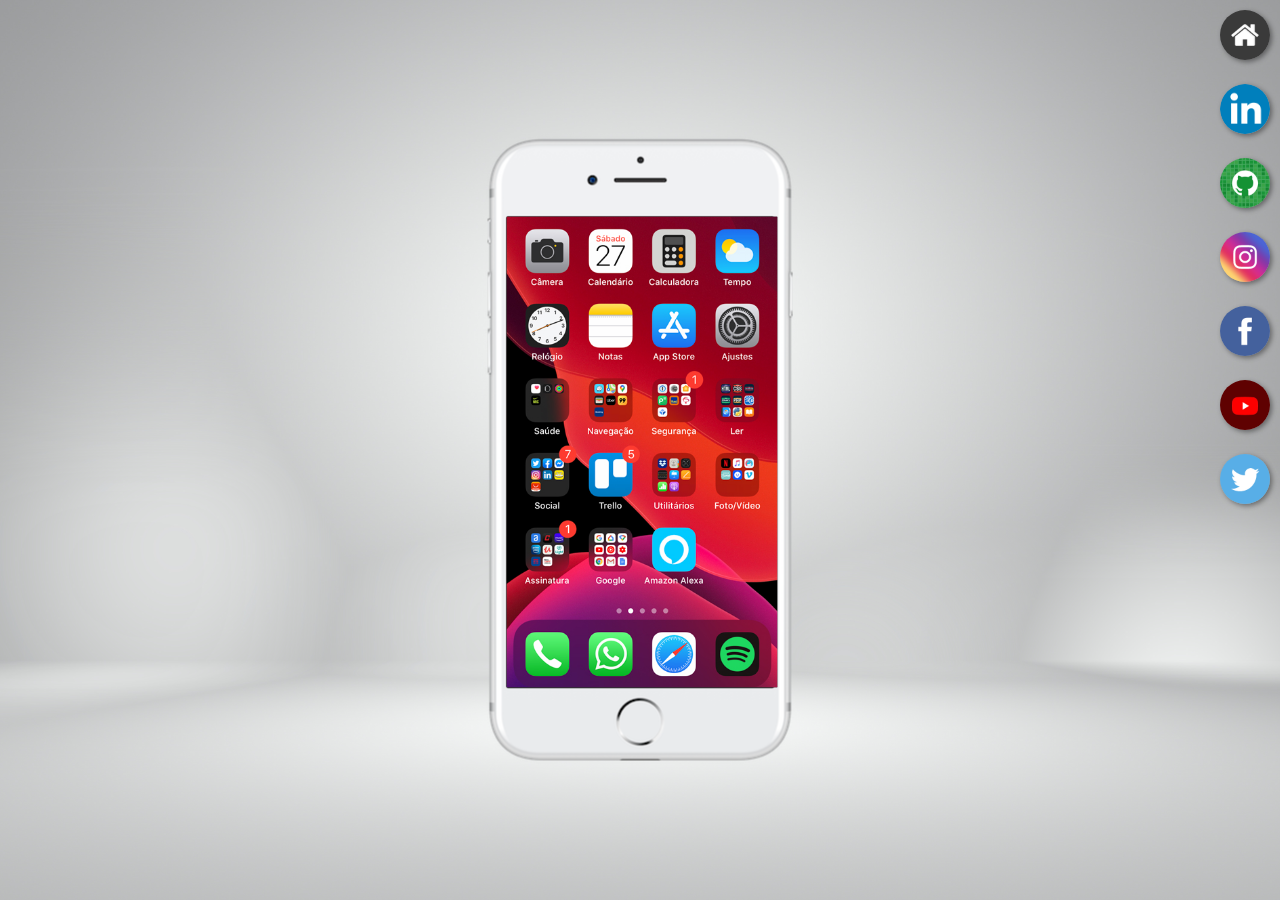
<file: index.html>
<!DOCTYPE html>
<html lang="pt-br">
<head>
    <meta charset="UTF-8">
    <meta http-equiv="X-UA-Compatible" content="IE=edge">
    <meta name="viewport" content="width=device-width, initial-scale=1.0">
    <title>Projetos Redes Sociais</title>
    <link rel="shortcut icon" href="favicon.ico" type="image/x-icon">
    <link rel="stylesheet" href="estilos/style.css">
</head>
<body>
    <main>
        <section id="telefone">
            <iframe src="home.html" name="tela" id="tela" frameborder="0">
                <p>Infelizmente seu navegador não é compatível :(</p>
            </iframe>
        </section>
        <section id="redes-sociais">
            <a href="home.html" target="tela"><img src="imagens/logo-home.jpg" alt=""></a><br>
            <a href="linkedin.html" target="tela"><img src="imagens/linkedin-logo.png" alt=""></a><br>
            <a href="github.html" target="tela"><img src="imagens/logo-github.jpg" alt=""></a><br>
            <a href="instagram.html" target="tela"><img src="imagens/logo-instagram.jpg" alt=""></a><br>
            <a href="facebook.html" target="tela"><img src="imagens/logo-facebook.jpg" alt=""></a><br>
            <a href="youtube.html" target="tela"><img src="imagens/logo-youtube.jpg" alt=""></a><br>
            <a href="#" target="tela"><img src="imagens/logo-twitter.jpg" alt=""></a><br>
        </section>
    </main>
</body>
</html>
</file>
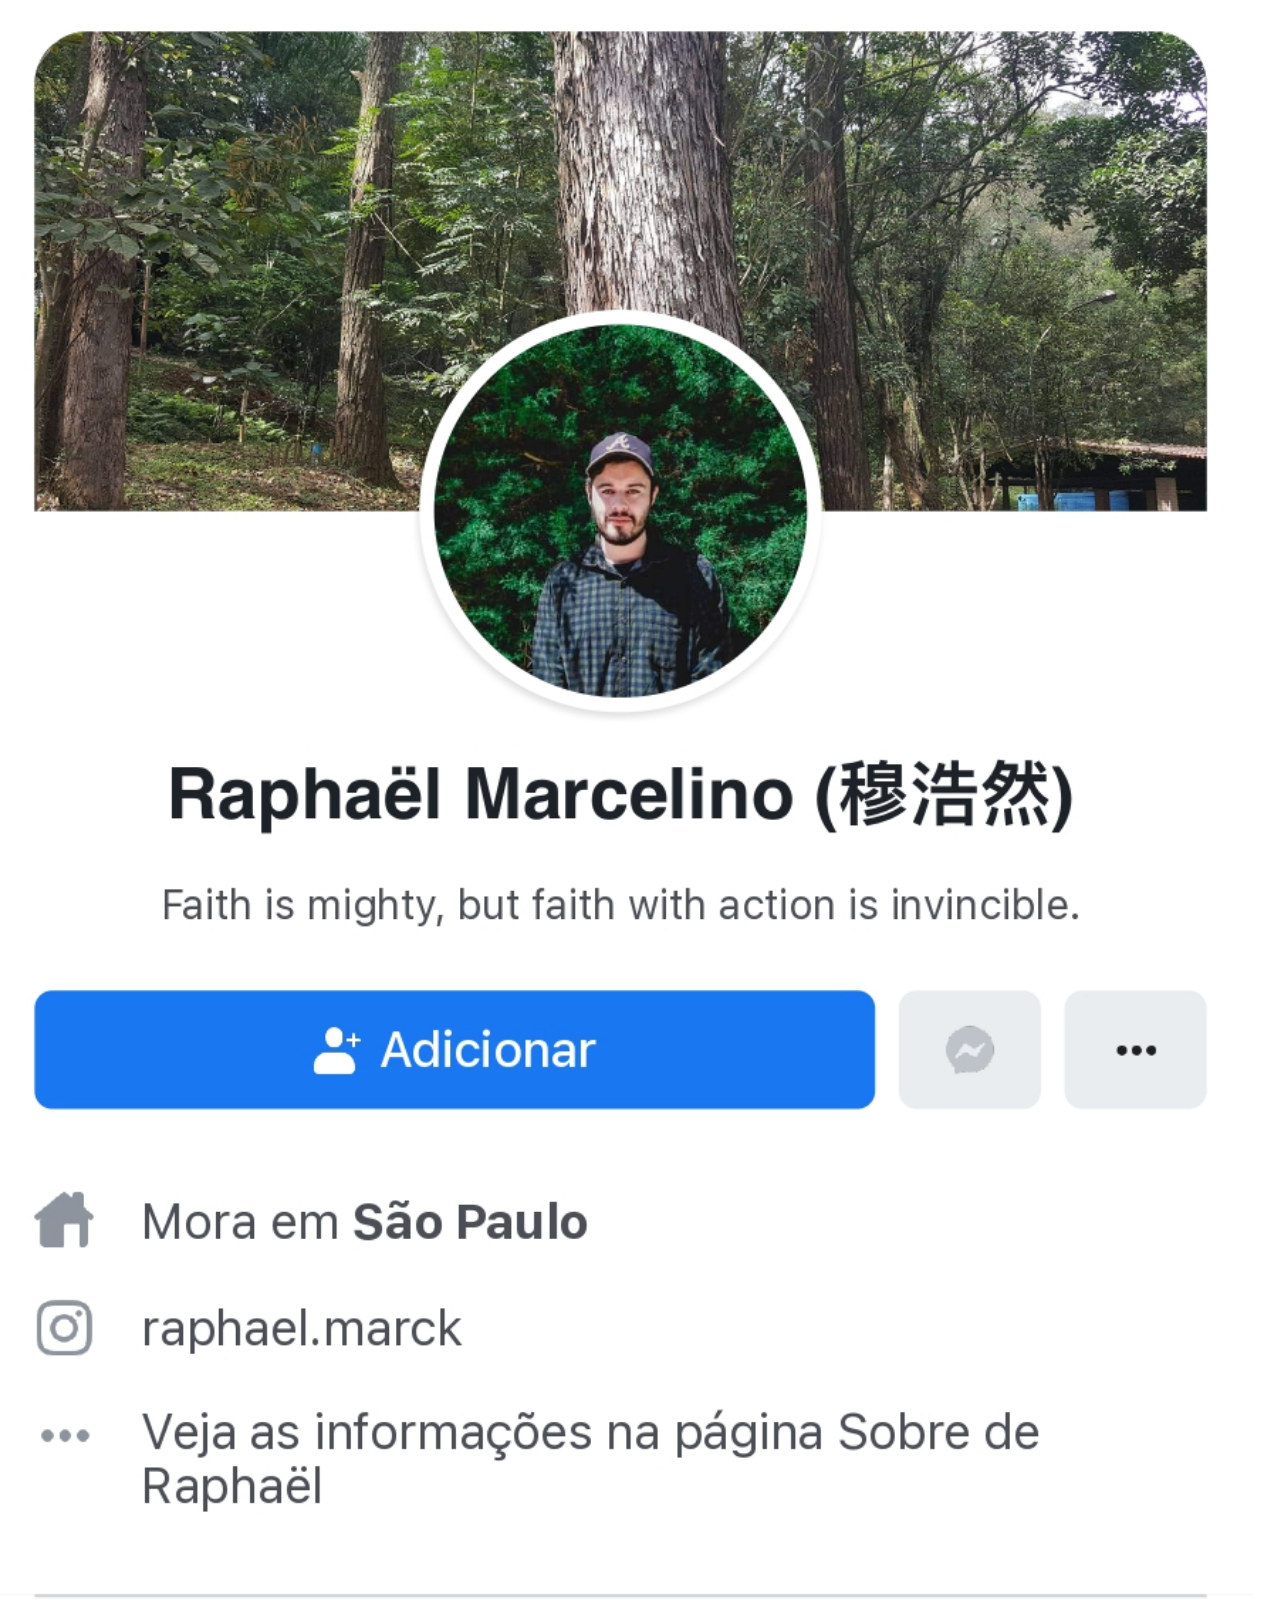
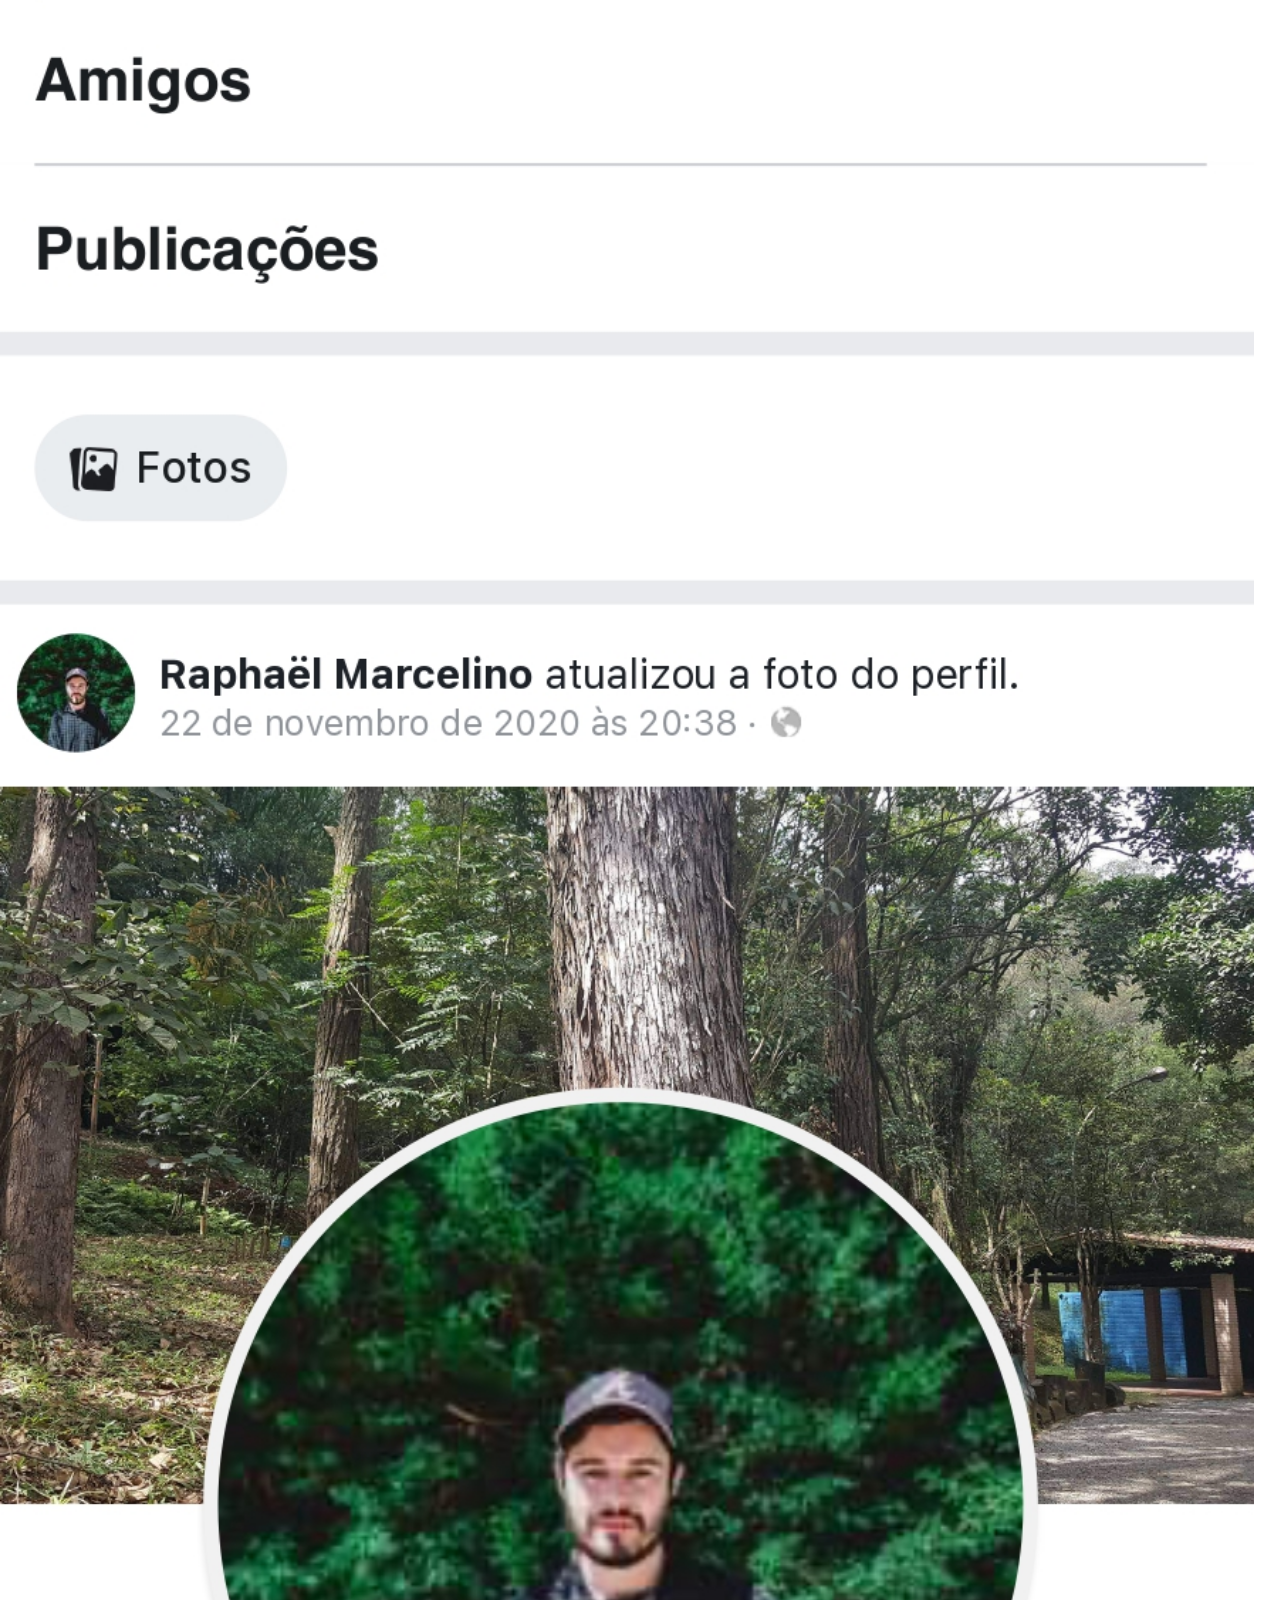
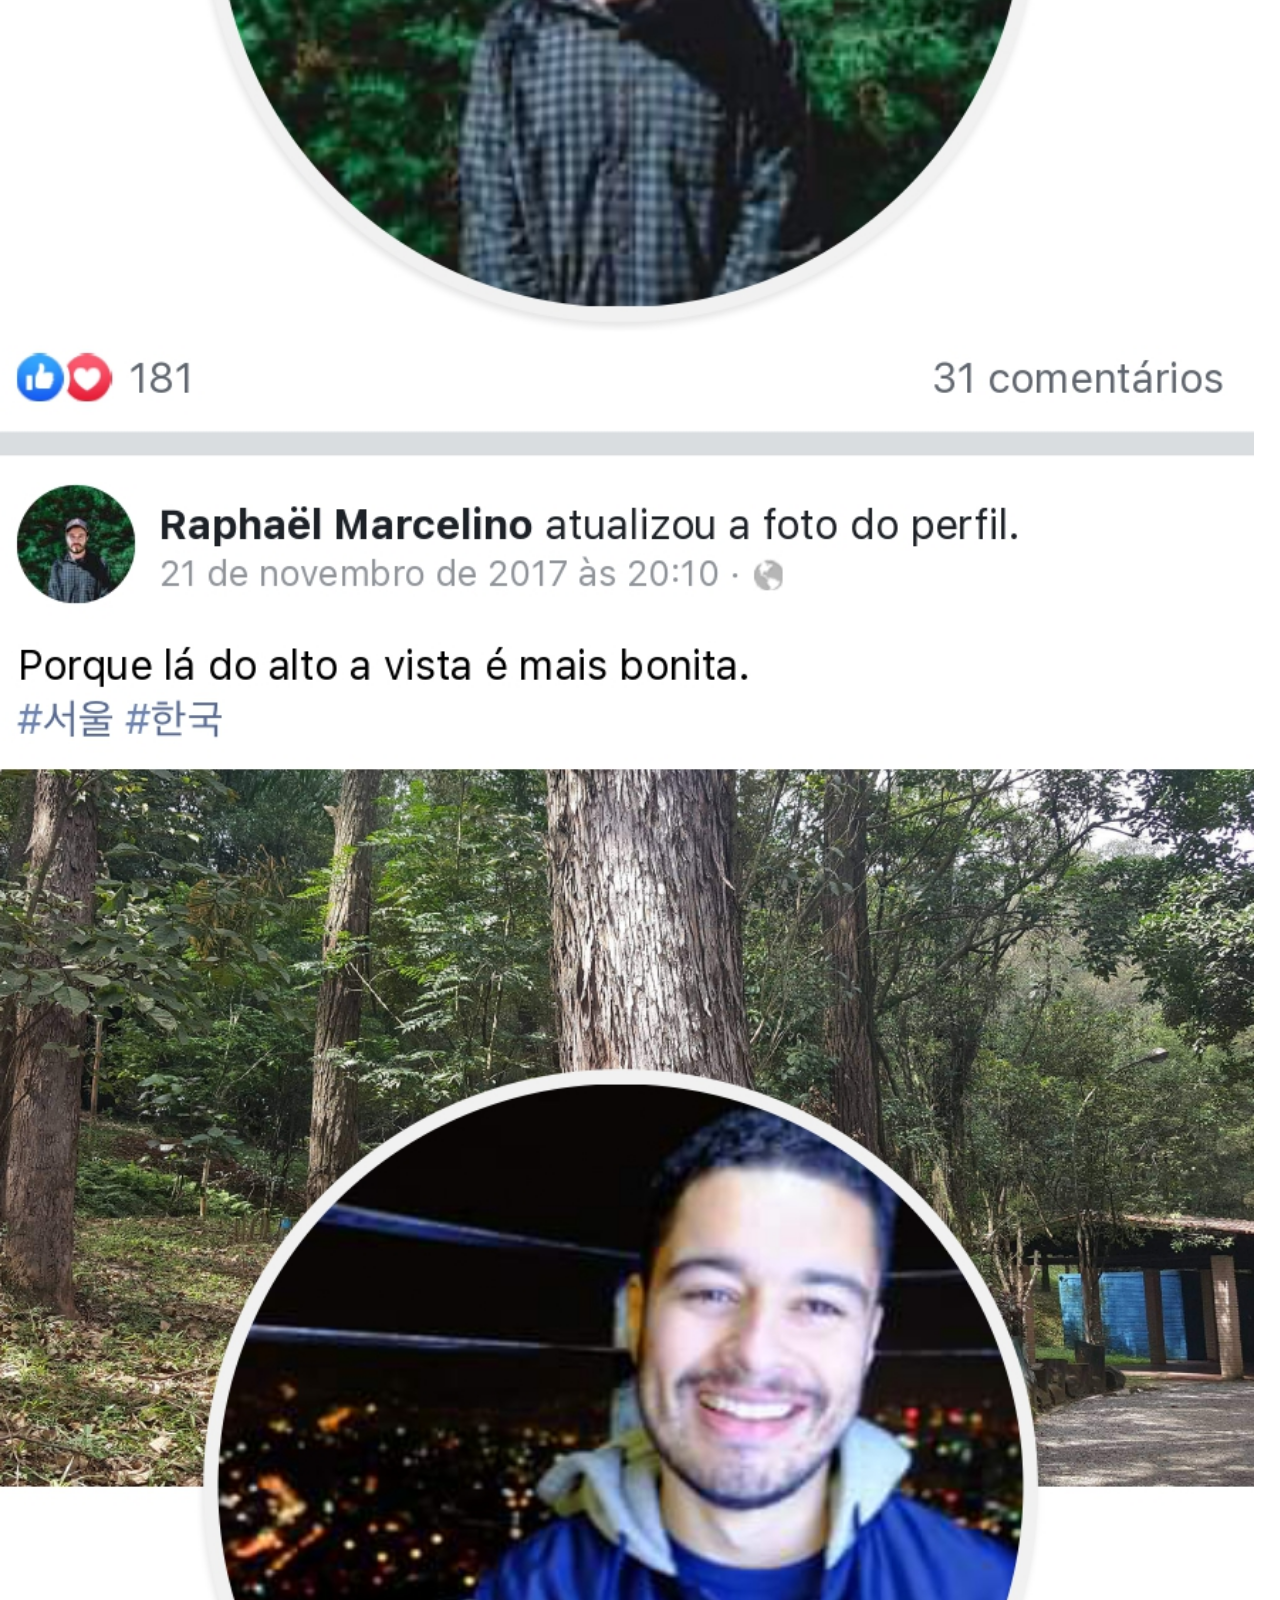
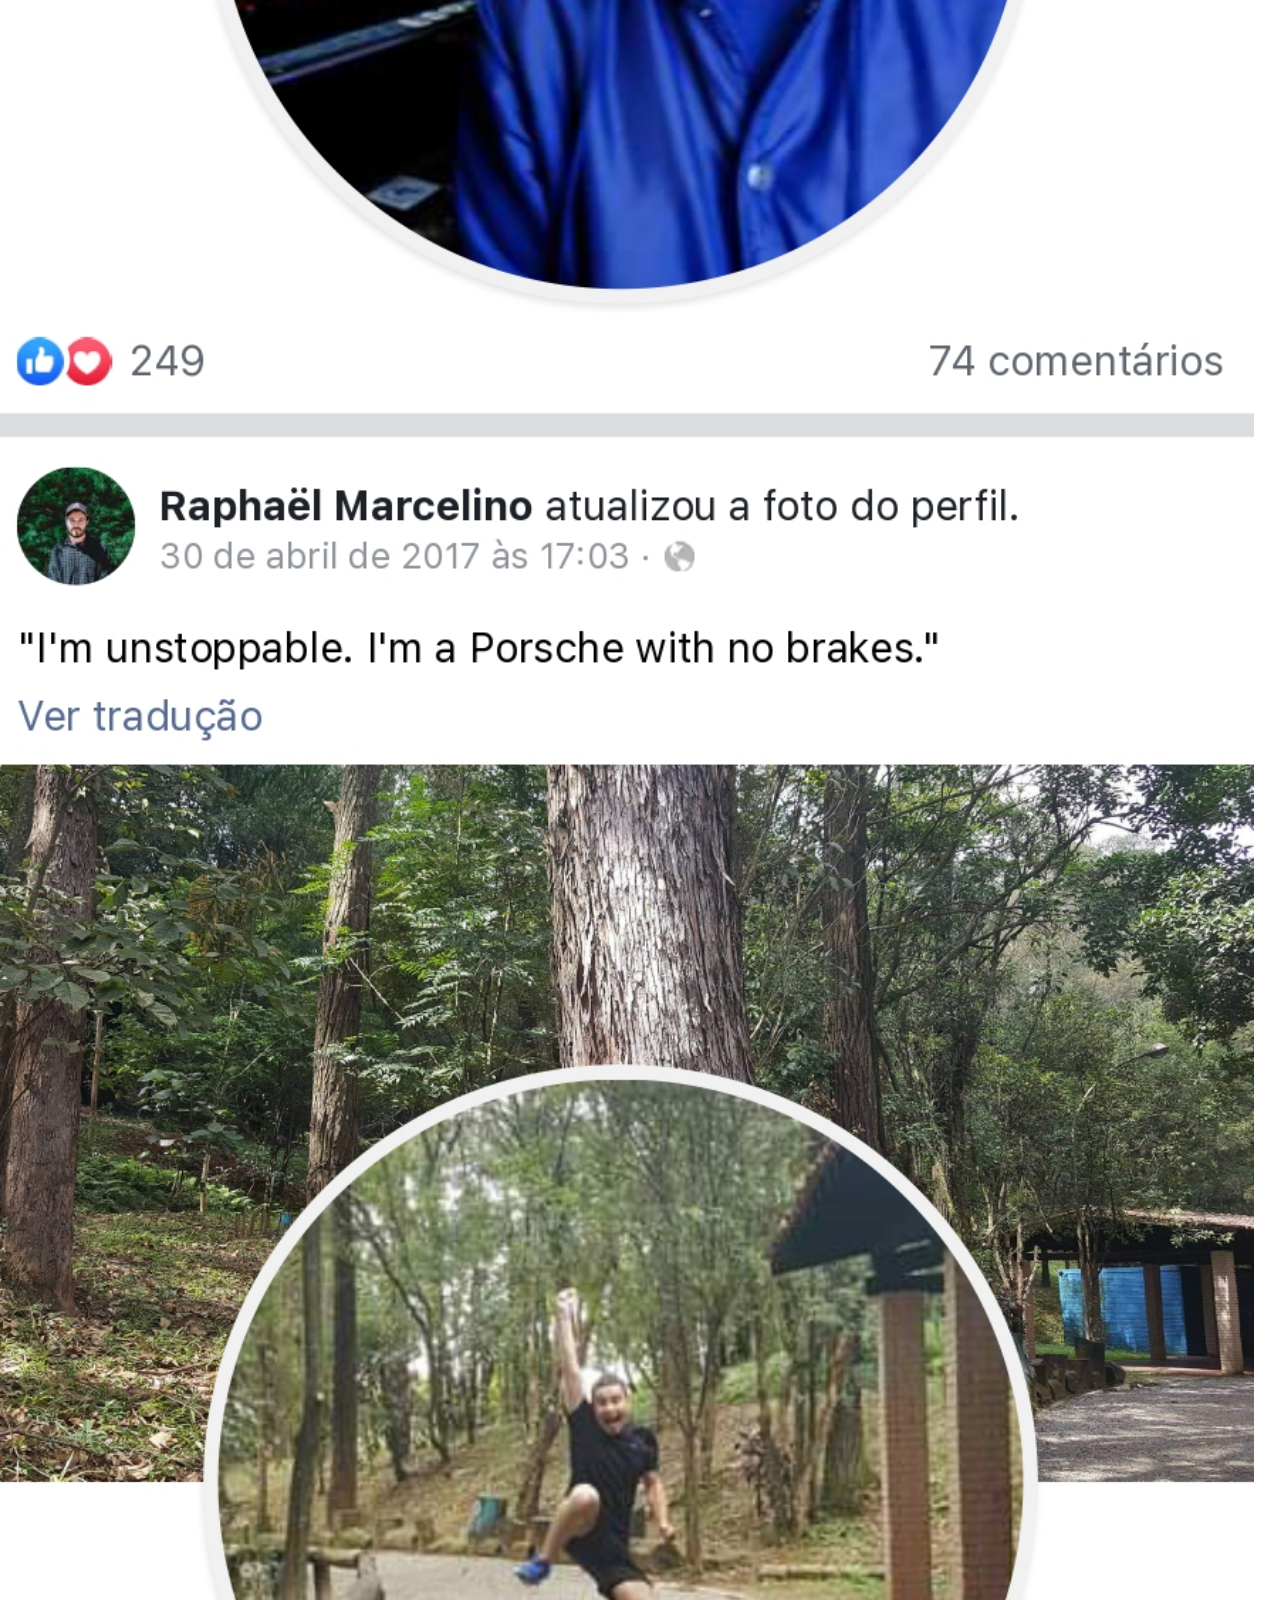
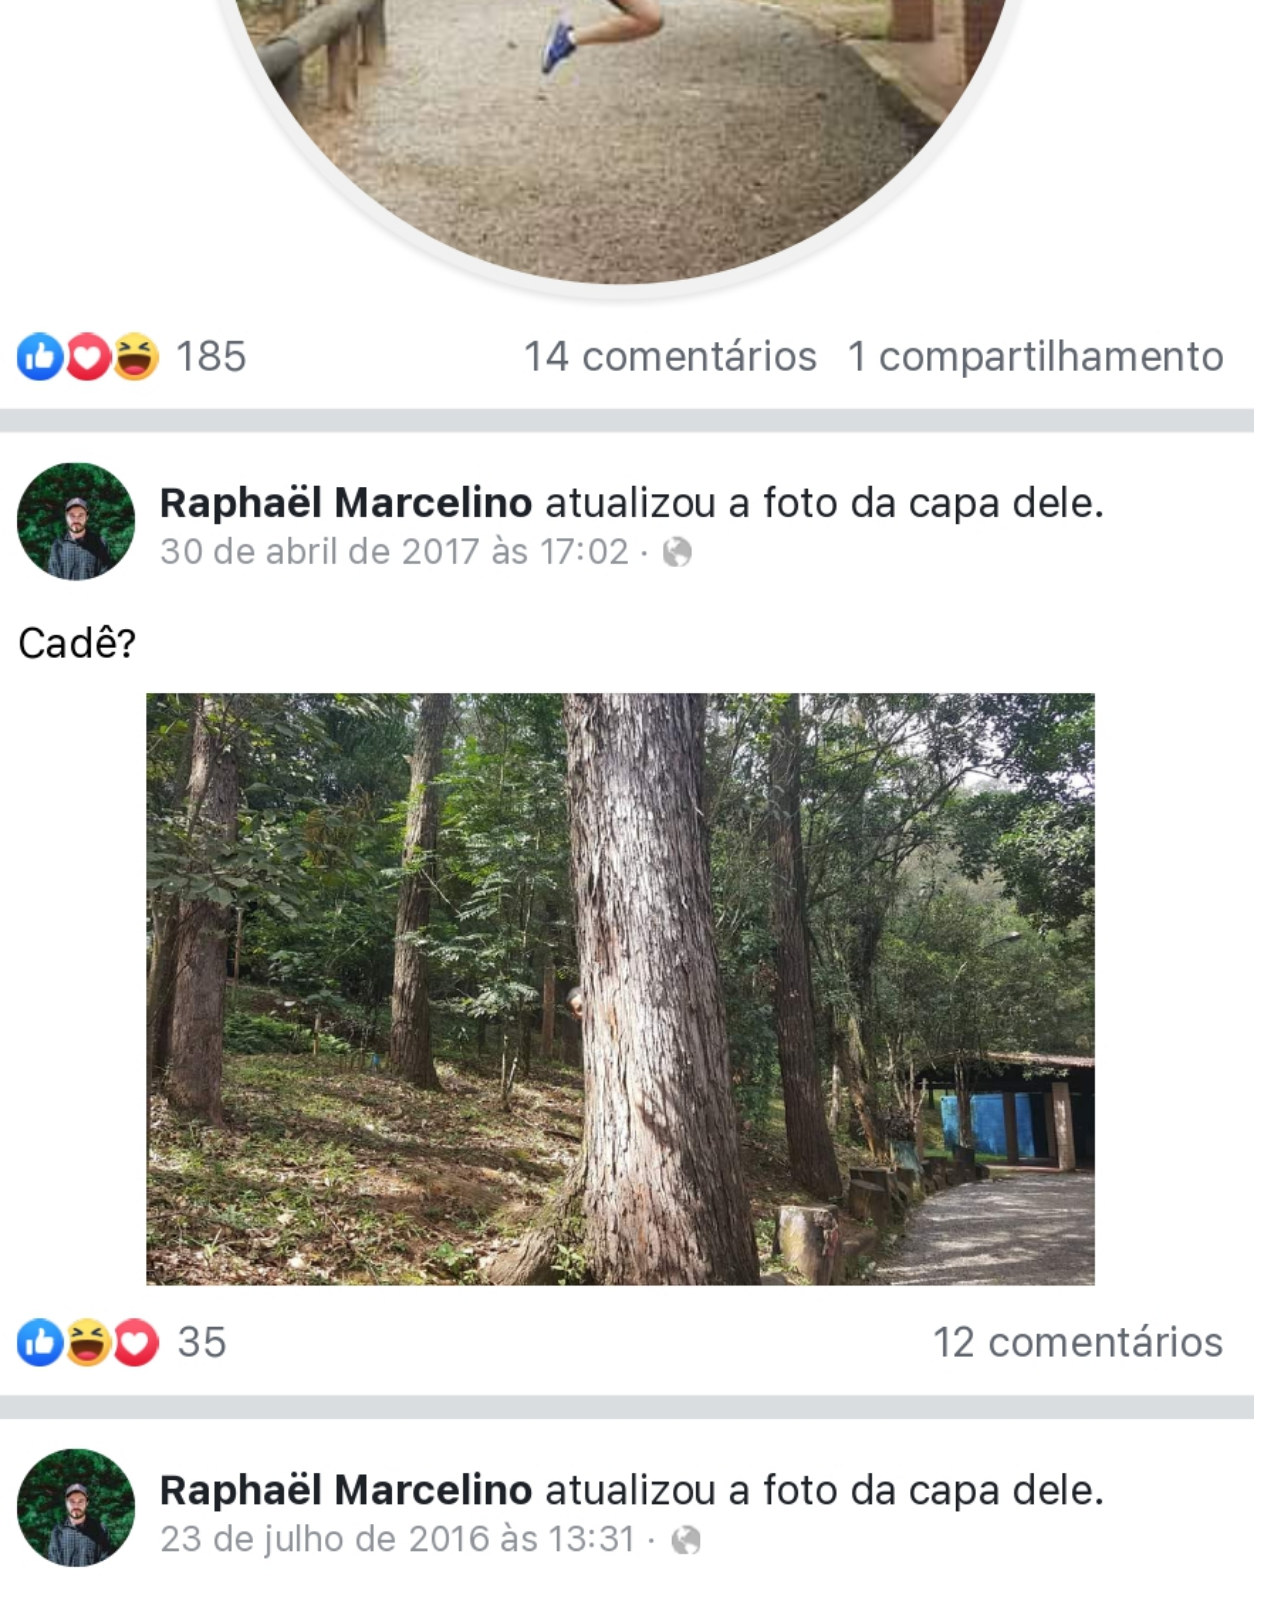
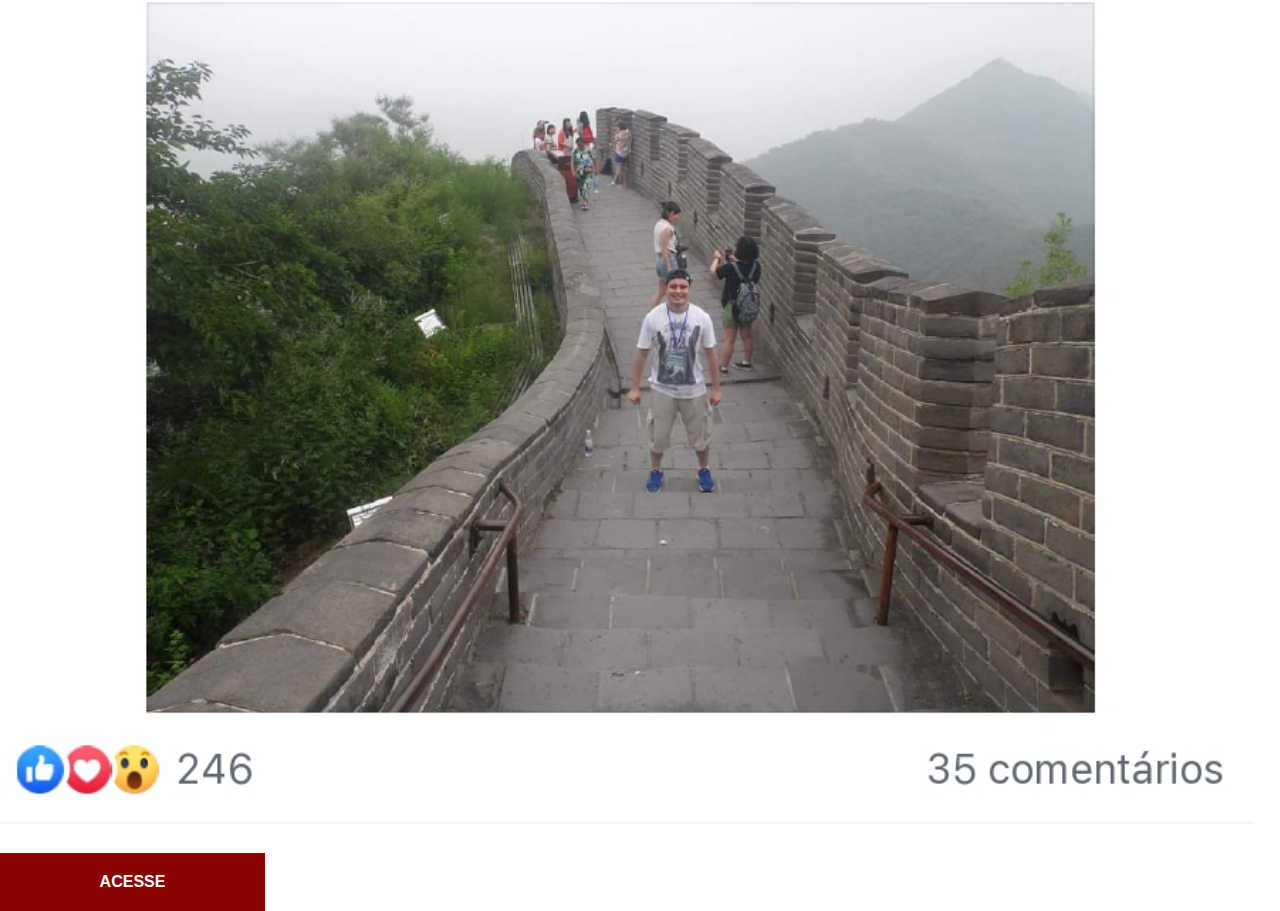
<file: facebook.html>
<!DOCTYPE html>
<html lang="pt-br">
<head>
    <meta charset="UTF-8">
    <meta http-equiv="X-UA-Compatible" content="IE=edge">
    <meta name="viewport" content="width=device-width, initial-scale=1.0">
    <title>Facebook</title>
    <link rel="stylesheet" href="estilos/social.css">
</head>
<body>
    <img src="imagens/rapha-facebook.jpg" alt="LinkedIn">
    <a href="https://www.facebook.com/Raphael.Mcln/" target="_blank">ACESSE</a>
</body>
</html>
</file>
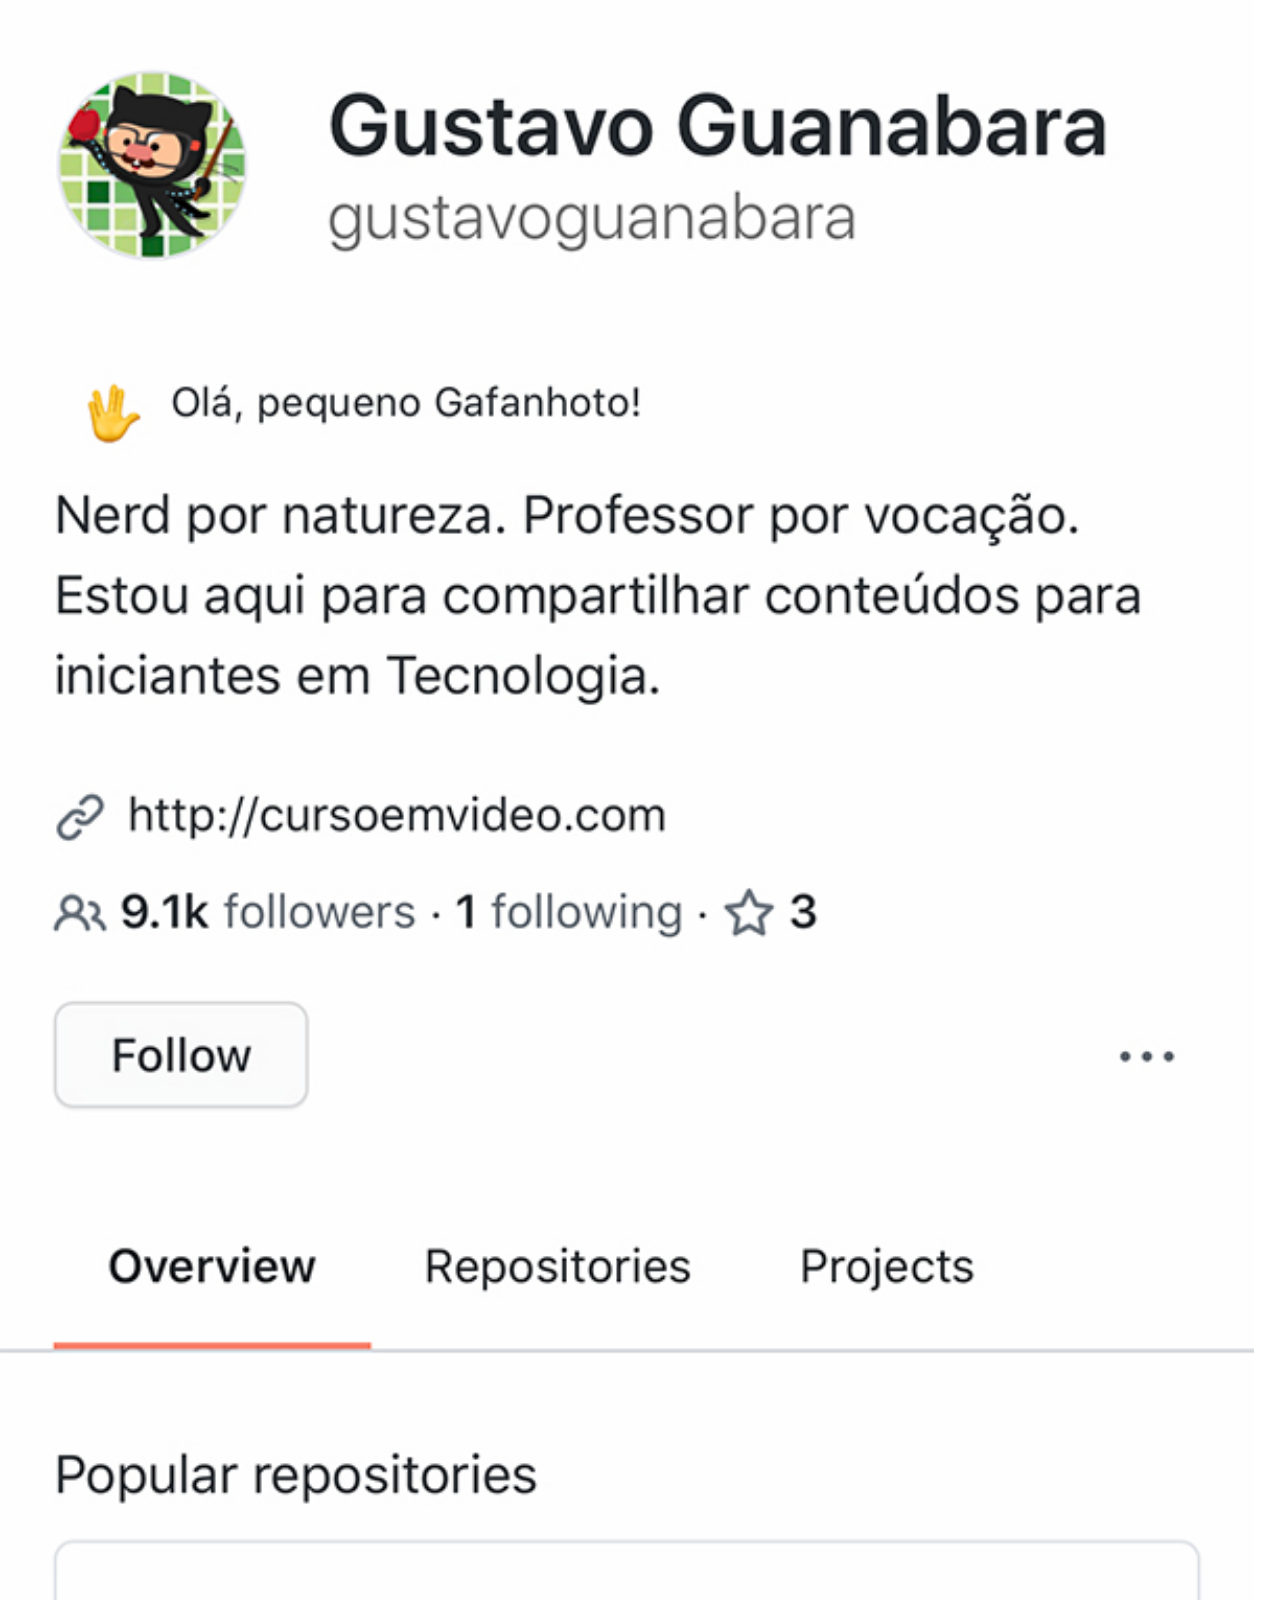
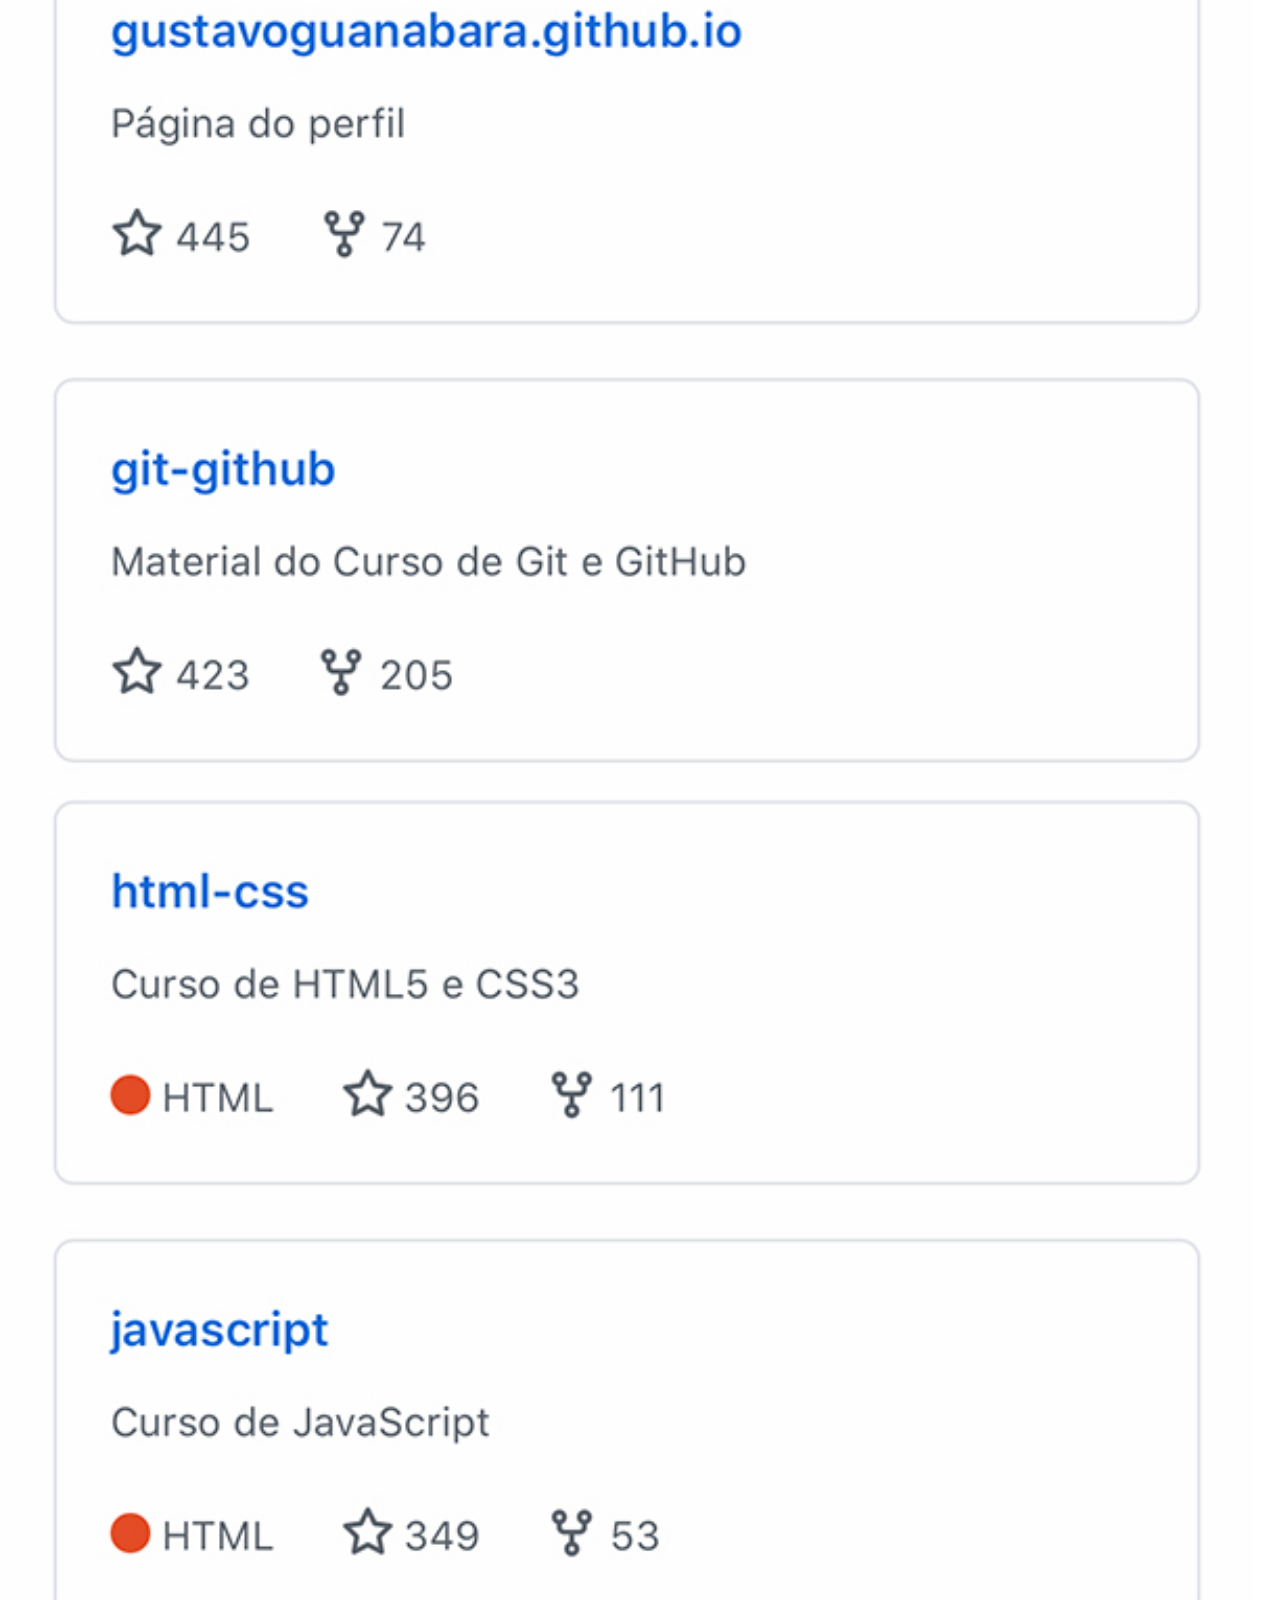
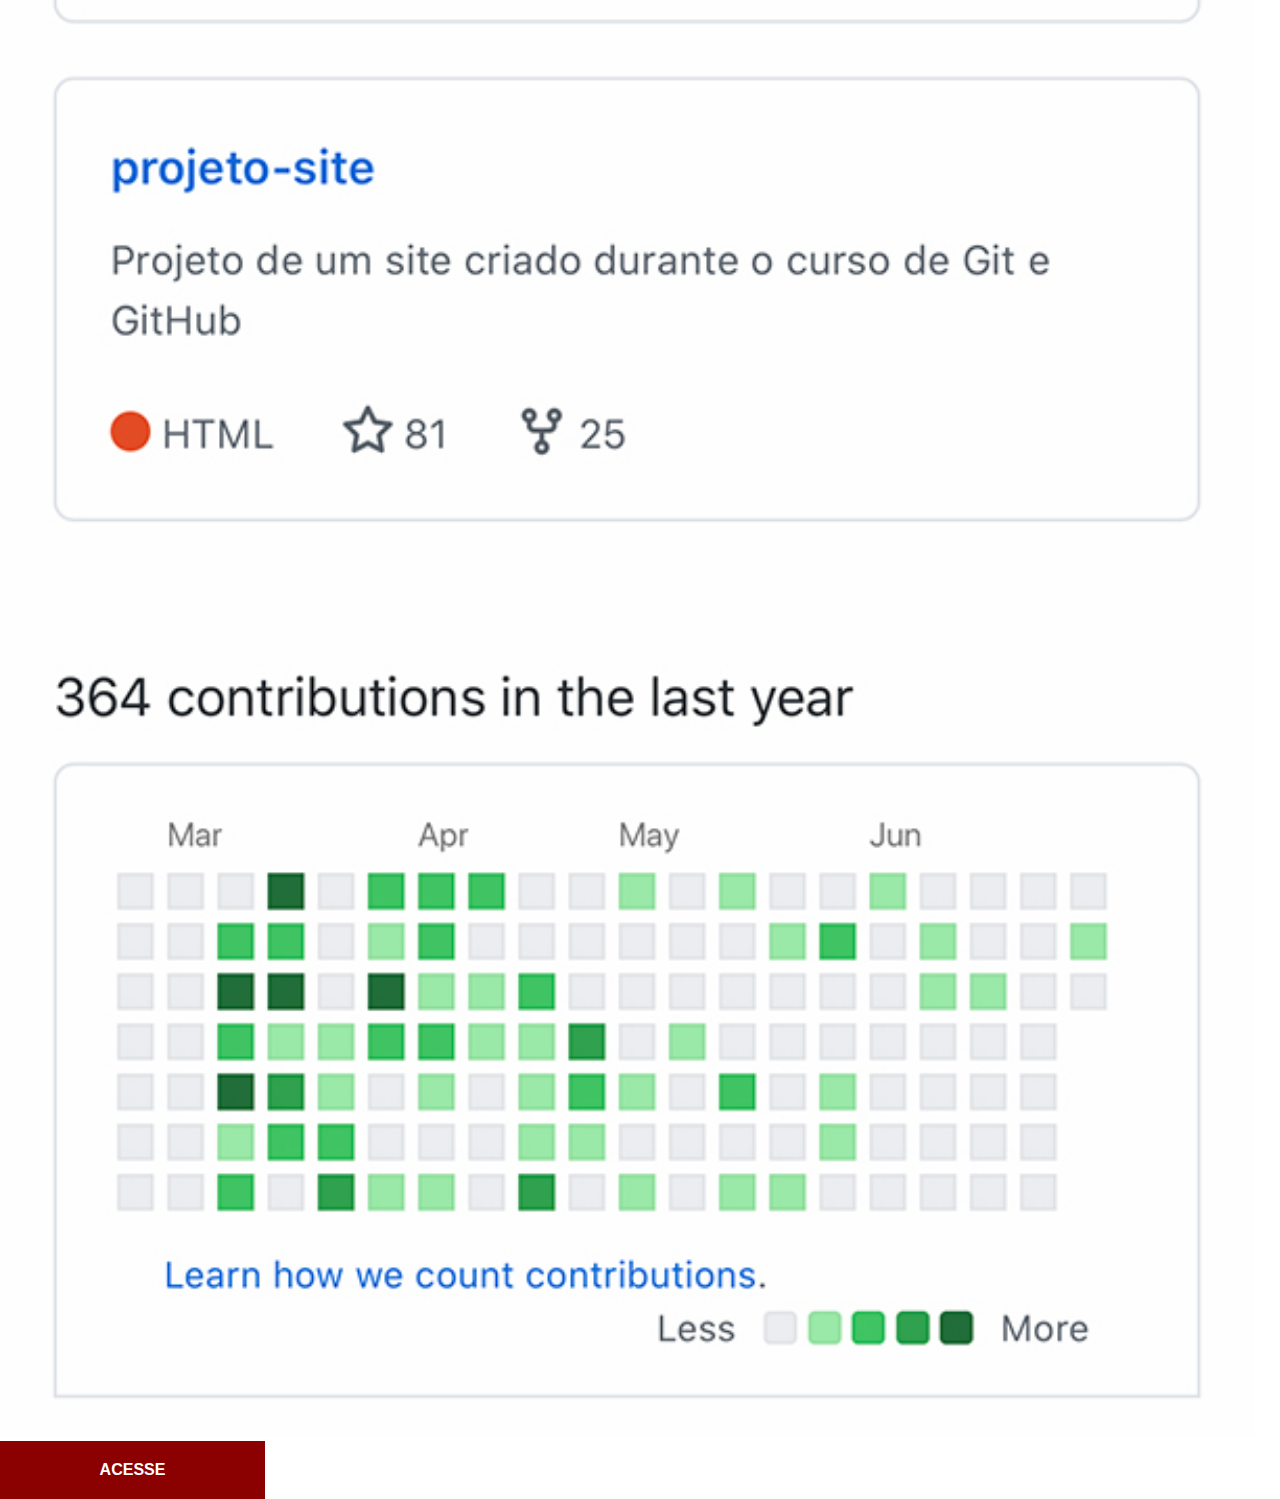
<file: github.html>
<!DOCTYPE html>
<html lang="pt-br">
<head>
    <meta charset="UTF-8">
    <meta http-equiv="X-UA-Compatible" content="IE=edge">
    <meta name="viewport" content="width=device-width, initial-scale=1.0">
    <title>GitHub</title>
    <link rel="stylesheet" href="estilos/social.css">
</head>
<body>
    <img src="imagens/tela-github.jpg" alt="GitHub">
    <a href="https://github.com/gustavoguanabara/" target="_blank">ACESSE</a>
</body>
</html>
</file>
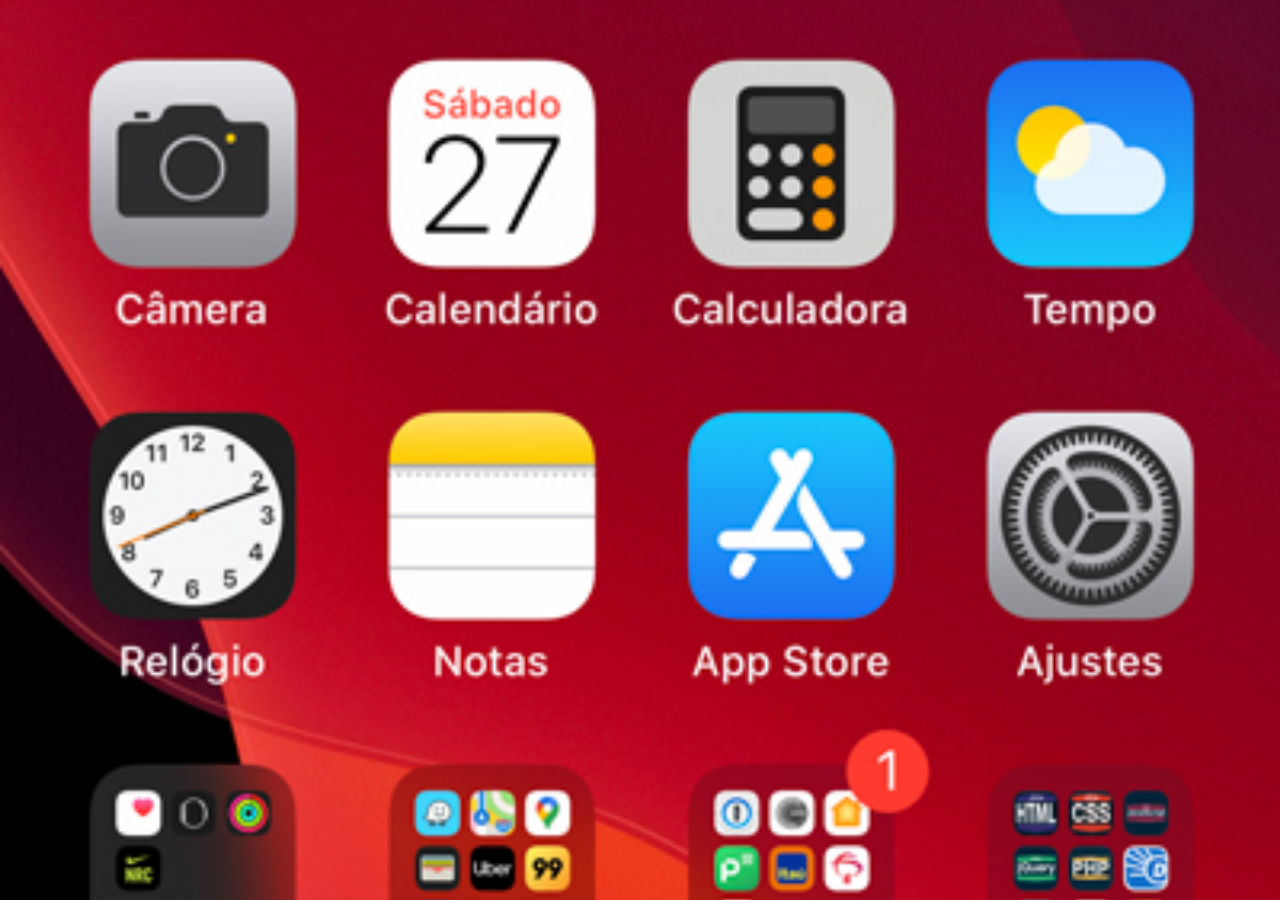
<file: home.html>
<!DOCTYPE html>
<html lang="pt-br">
<head>
    <meta charset="UTF-8">
    <meta http-equiv="X-UA-Compatible" content="IE=edge">
    <meta name="viewport" content="width=device-width, initial-scale=1.0">
    <title>Home</title>
</head>
<style>
    * {
        margin: 0px;
        padding: 0px; 
    }

    body {
        width: 100vw;
        height: 100vh;
        background: black url('imagens/tela-home.jpg') no-repeat top center;
        background-size: cover;
    }
</style>
<body>
    
</body>
</html>
</file>
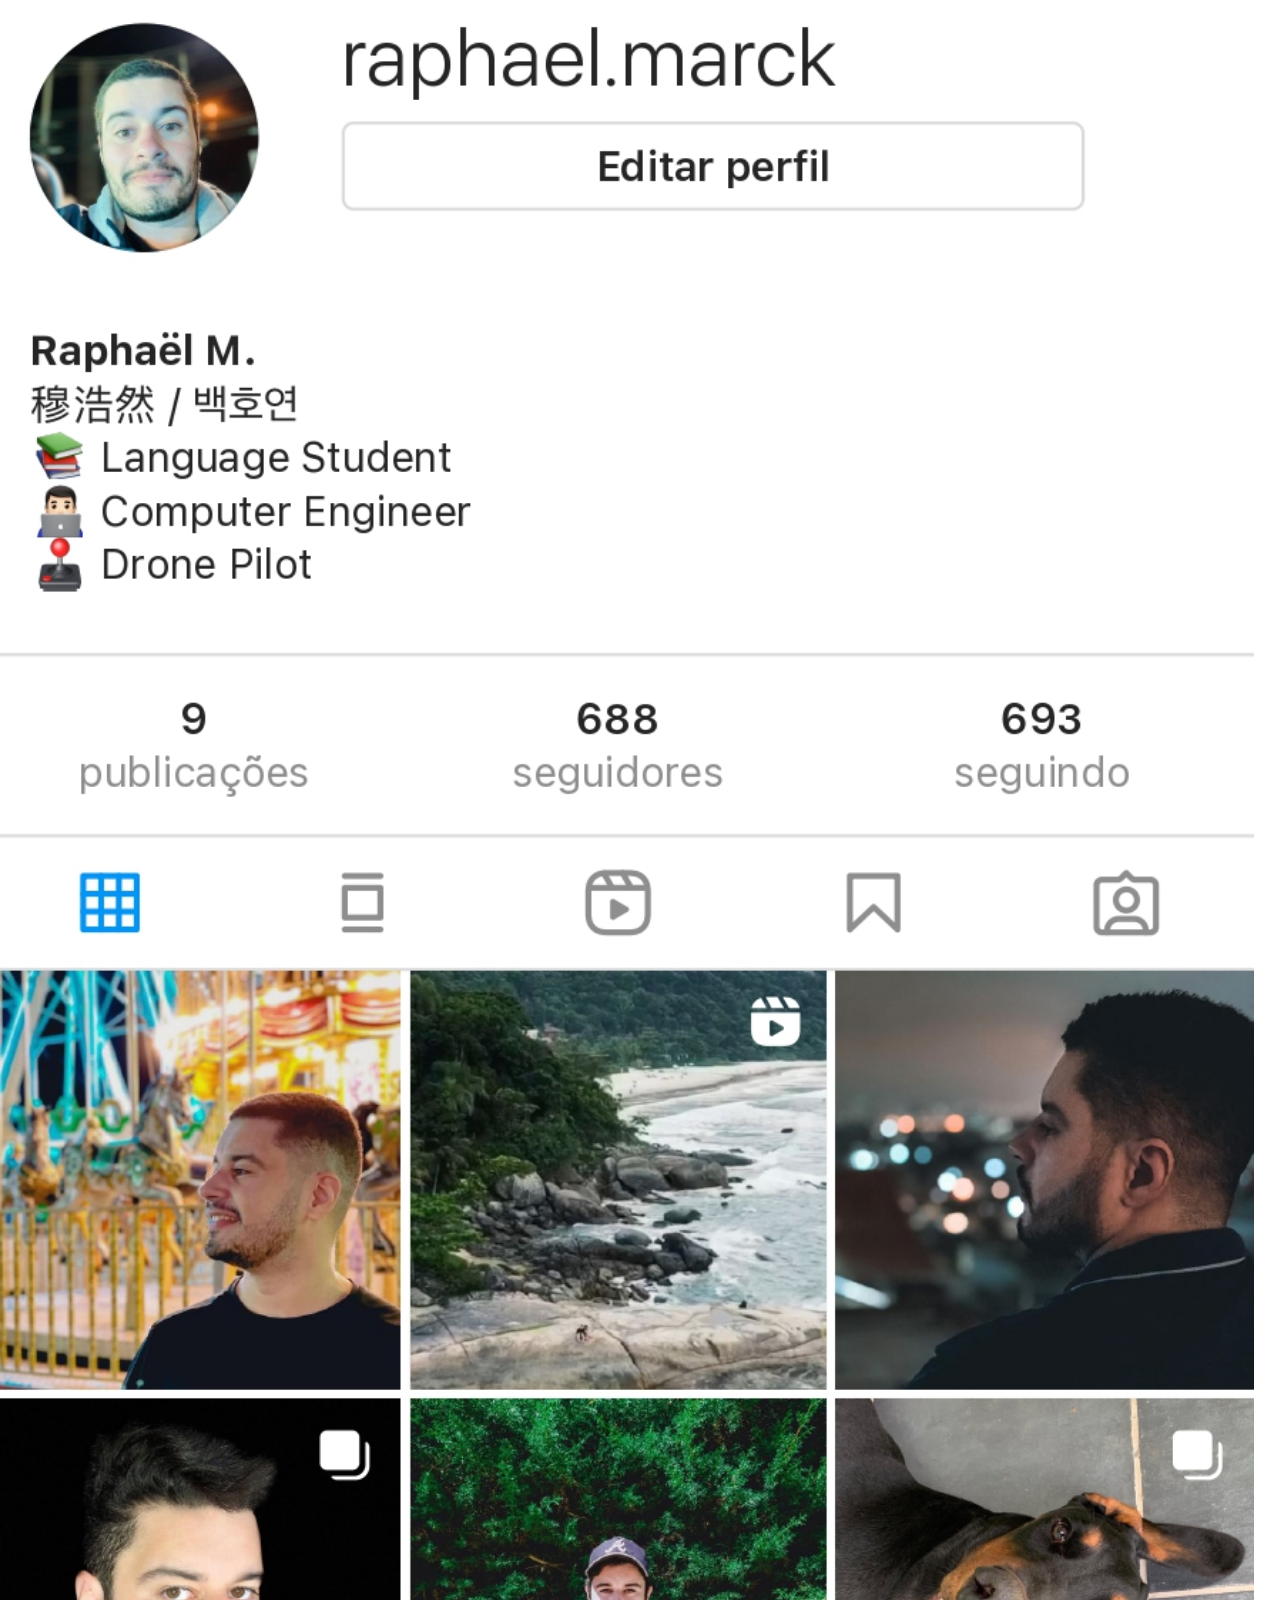
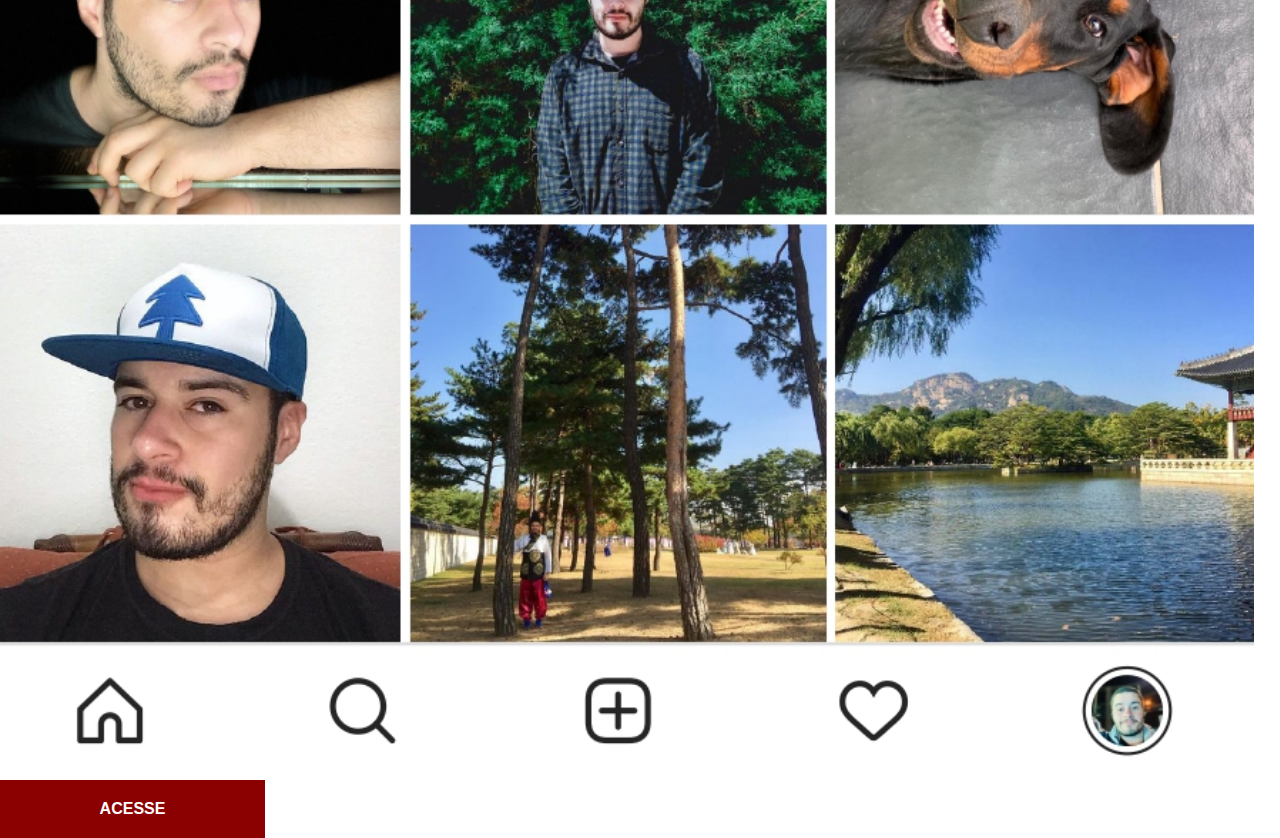
<file: instagram.html>
<!DOCTYPE html>
<html lang="pt-br">
<head>
    <meta charset="UTF-8">
    <meta http-equiv="X-UA-Compatible" content="IE=edge">
    <meta name="viewport" content="width=device-width, initial-scale=1.0">
    <title>Instagram</title>
    <link rel="stylesheet" href="estilos/social.css">
</head>
<body>
    <img src="imagens/rapha-instagram.jpg" alt="Instagram">
    <a href="https://www.instagram.com/raphael.marck/" target="_blank">ACESSE</a>
</body>
</html>
</file>
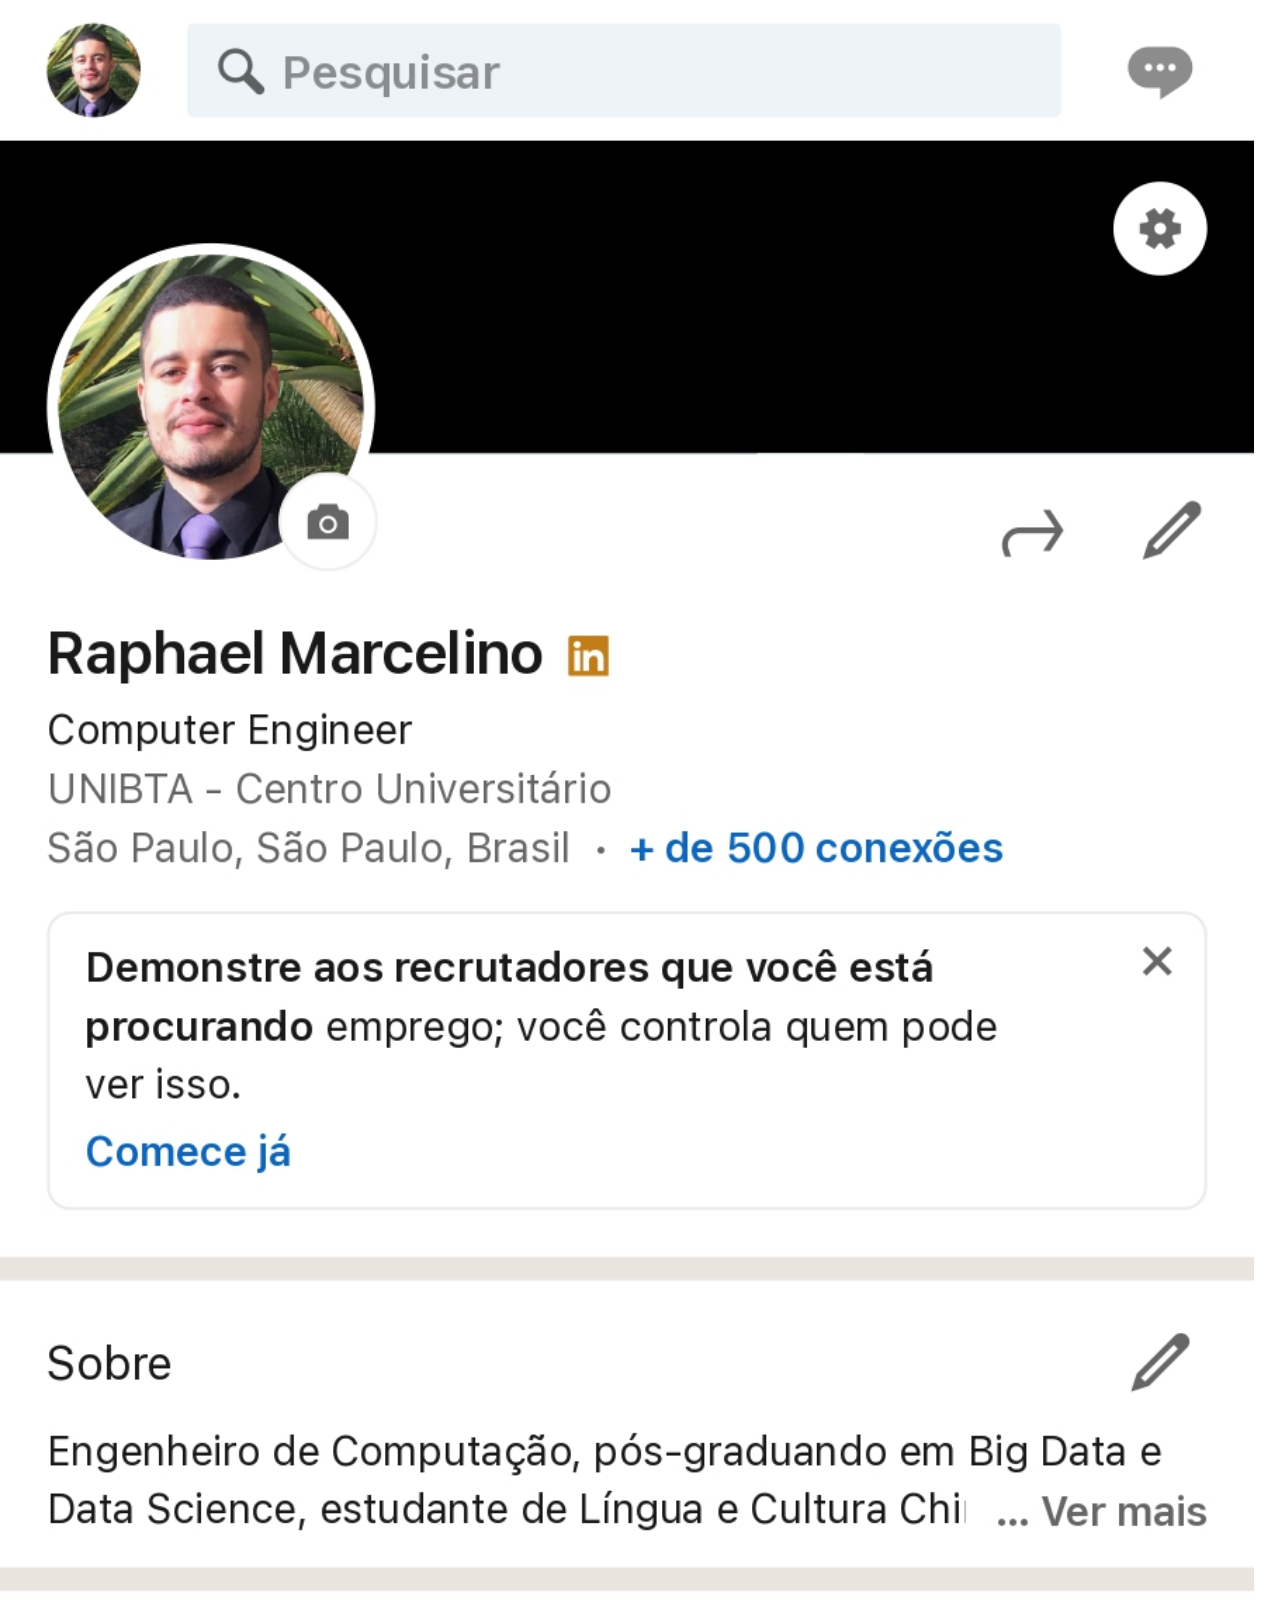
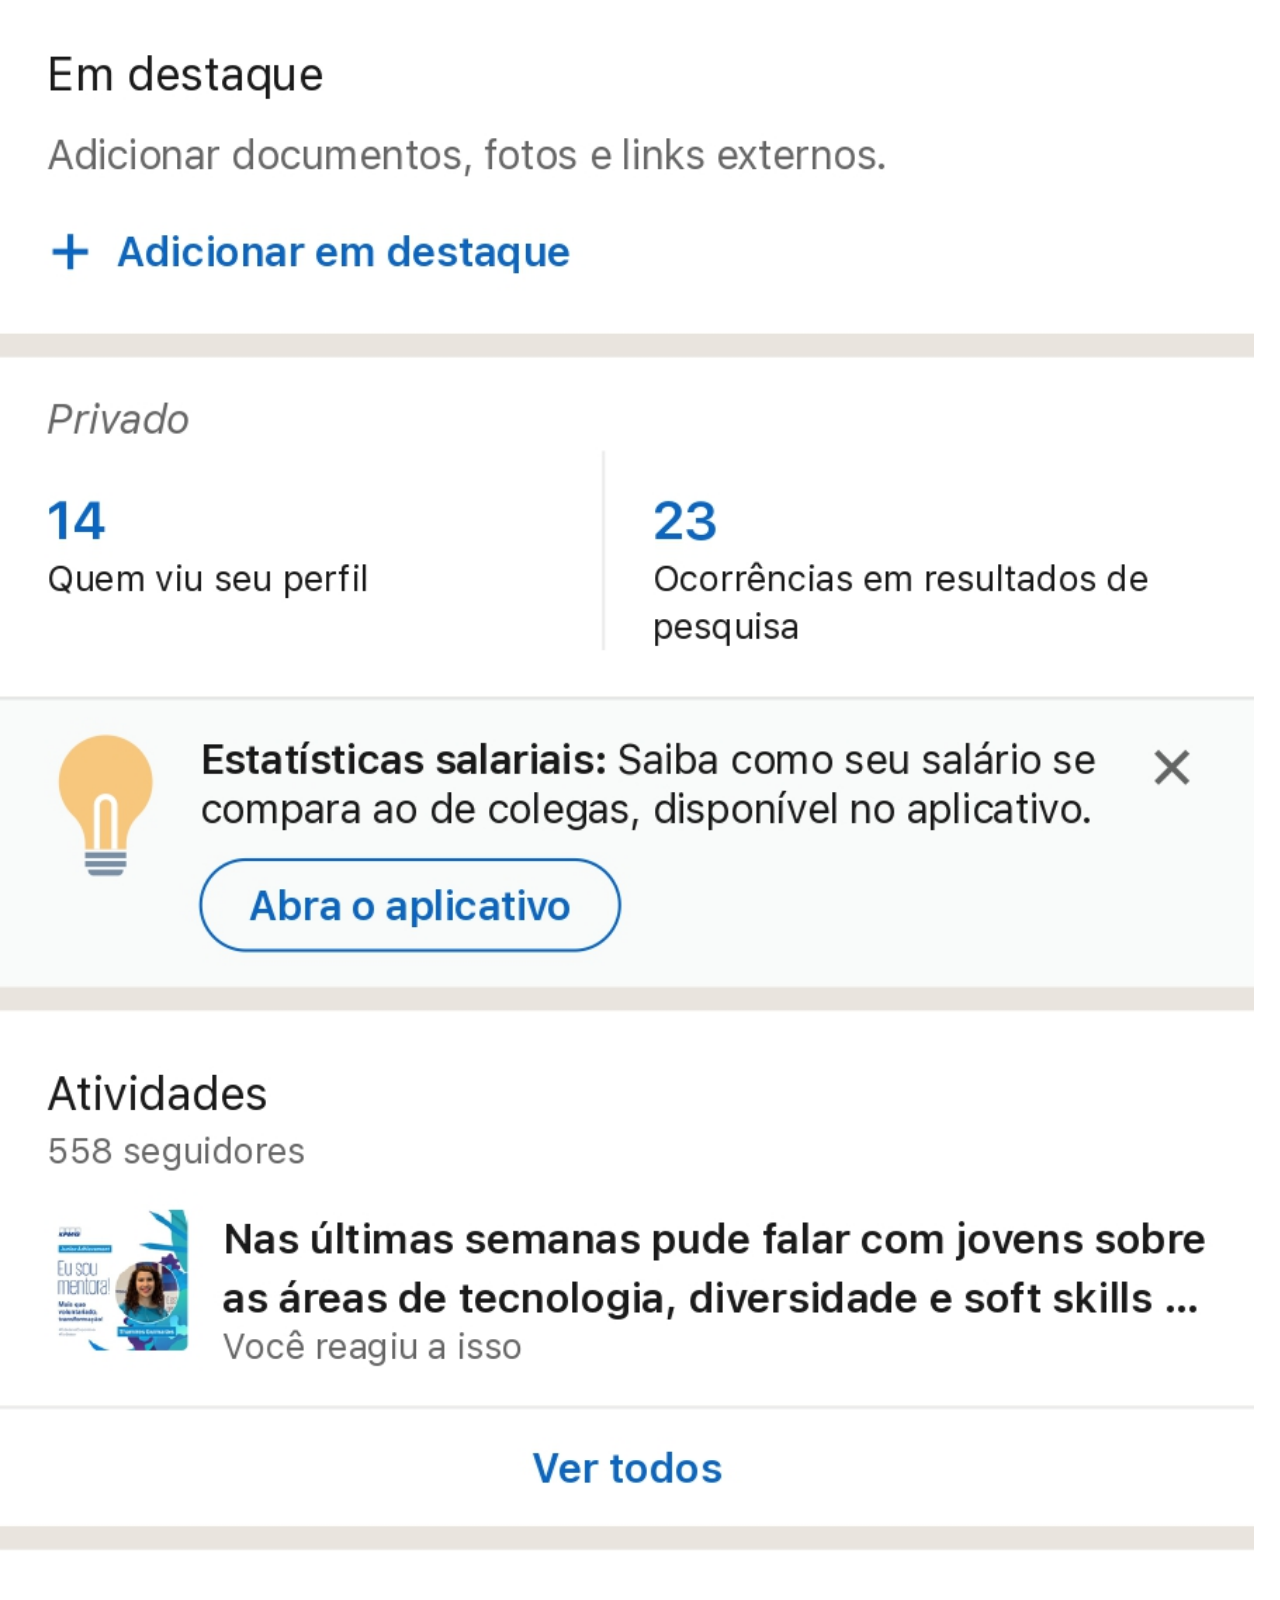
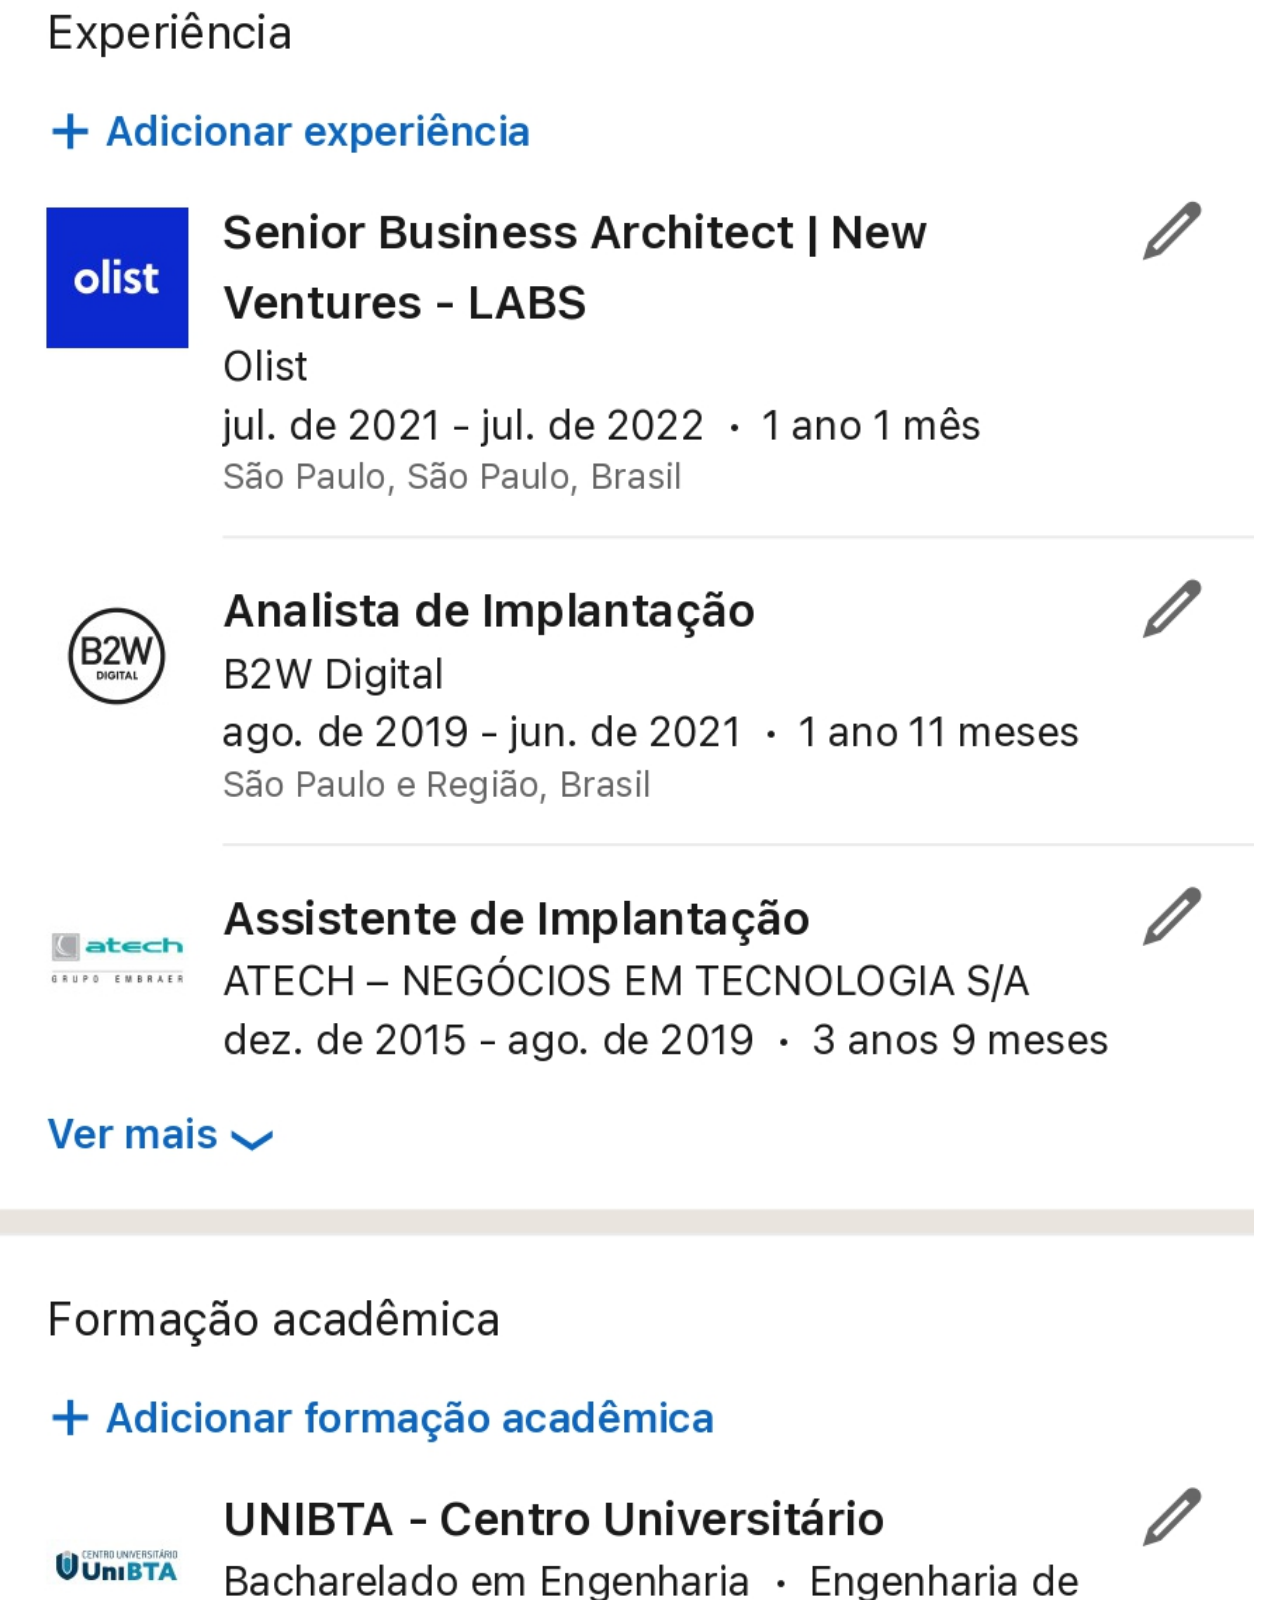
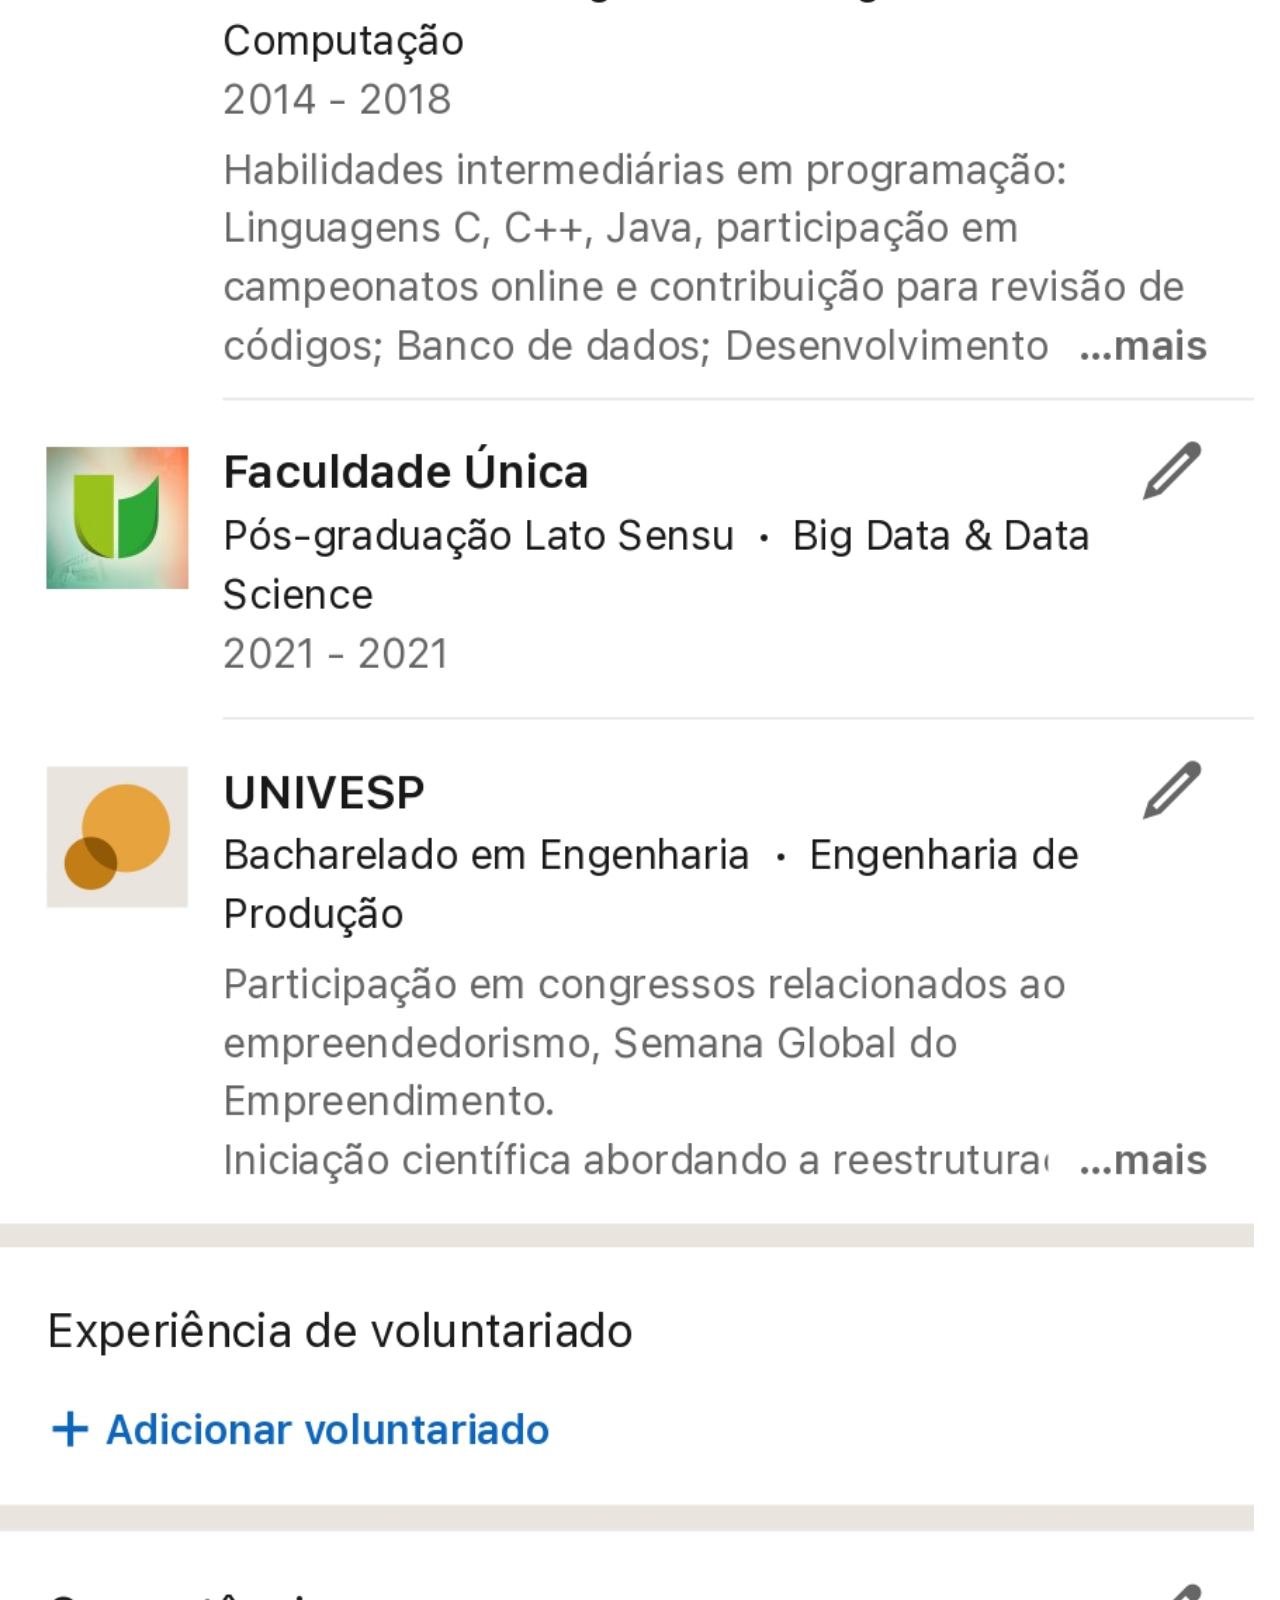
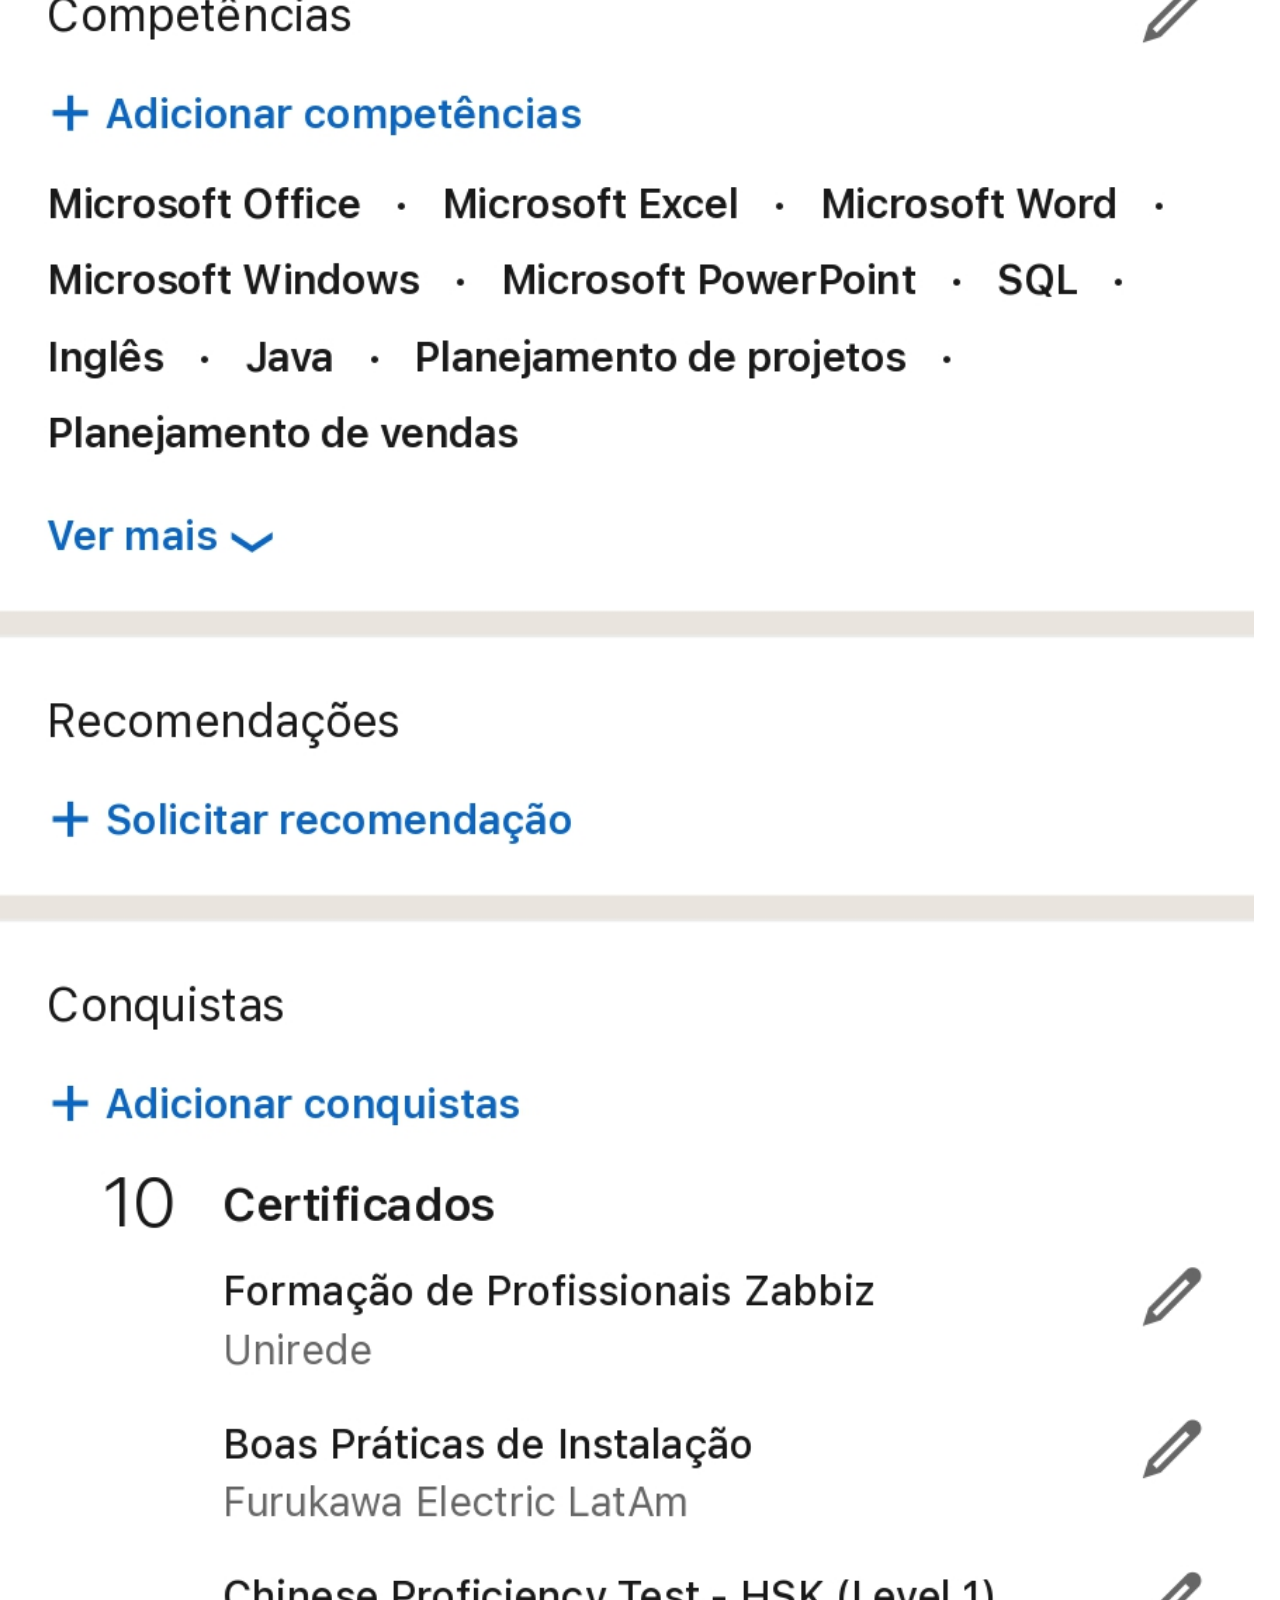
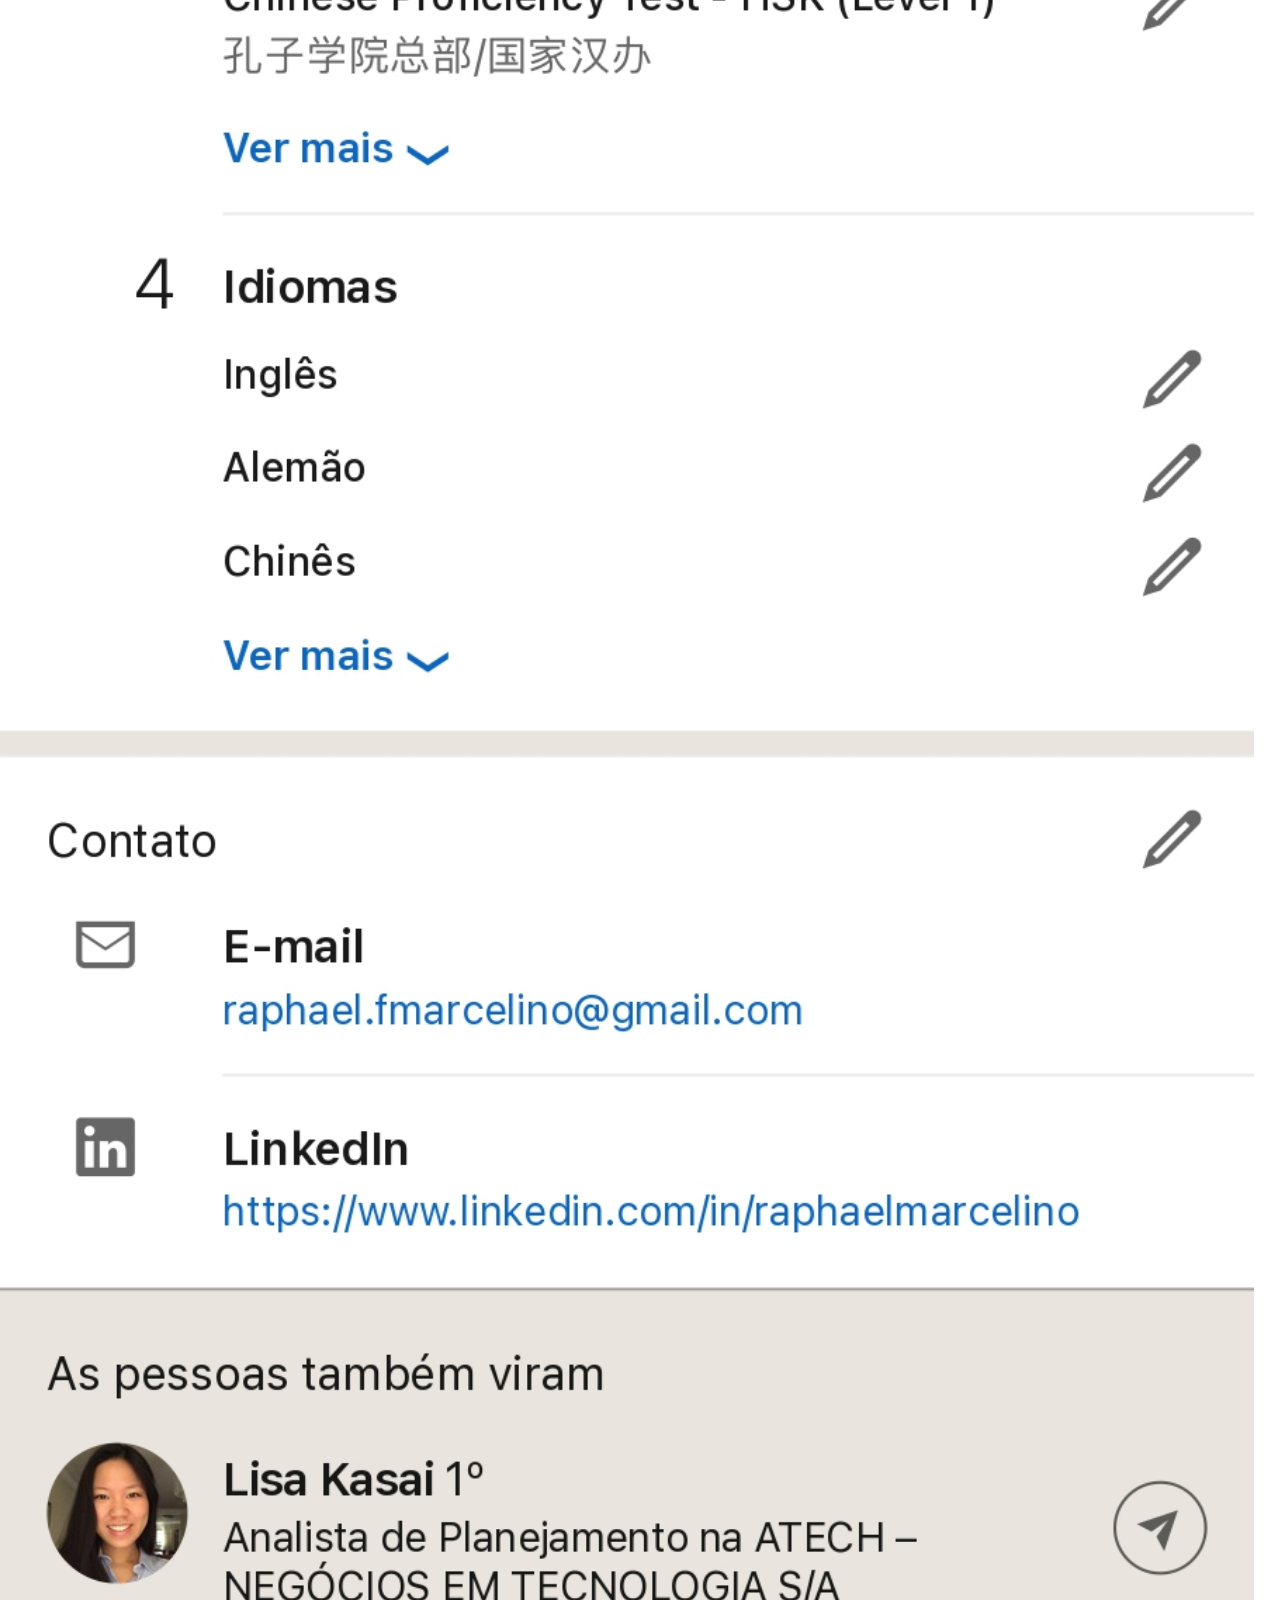
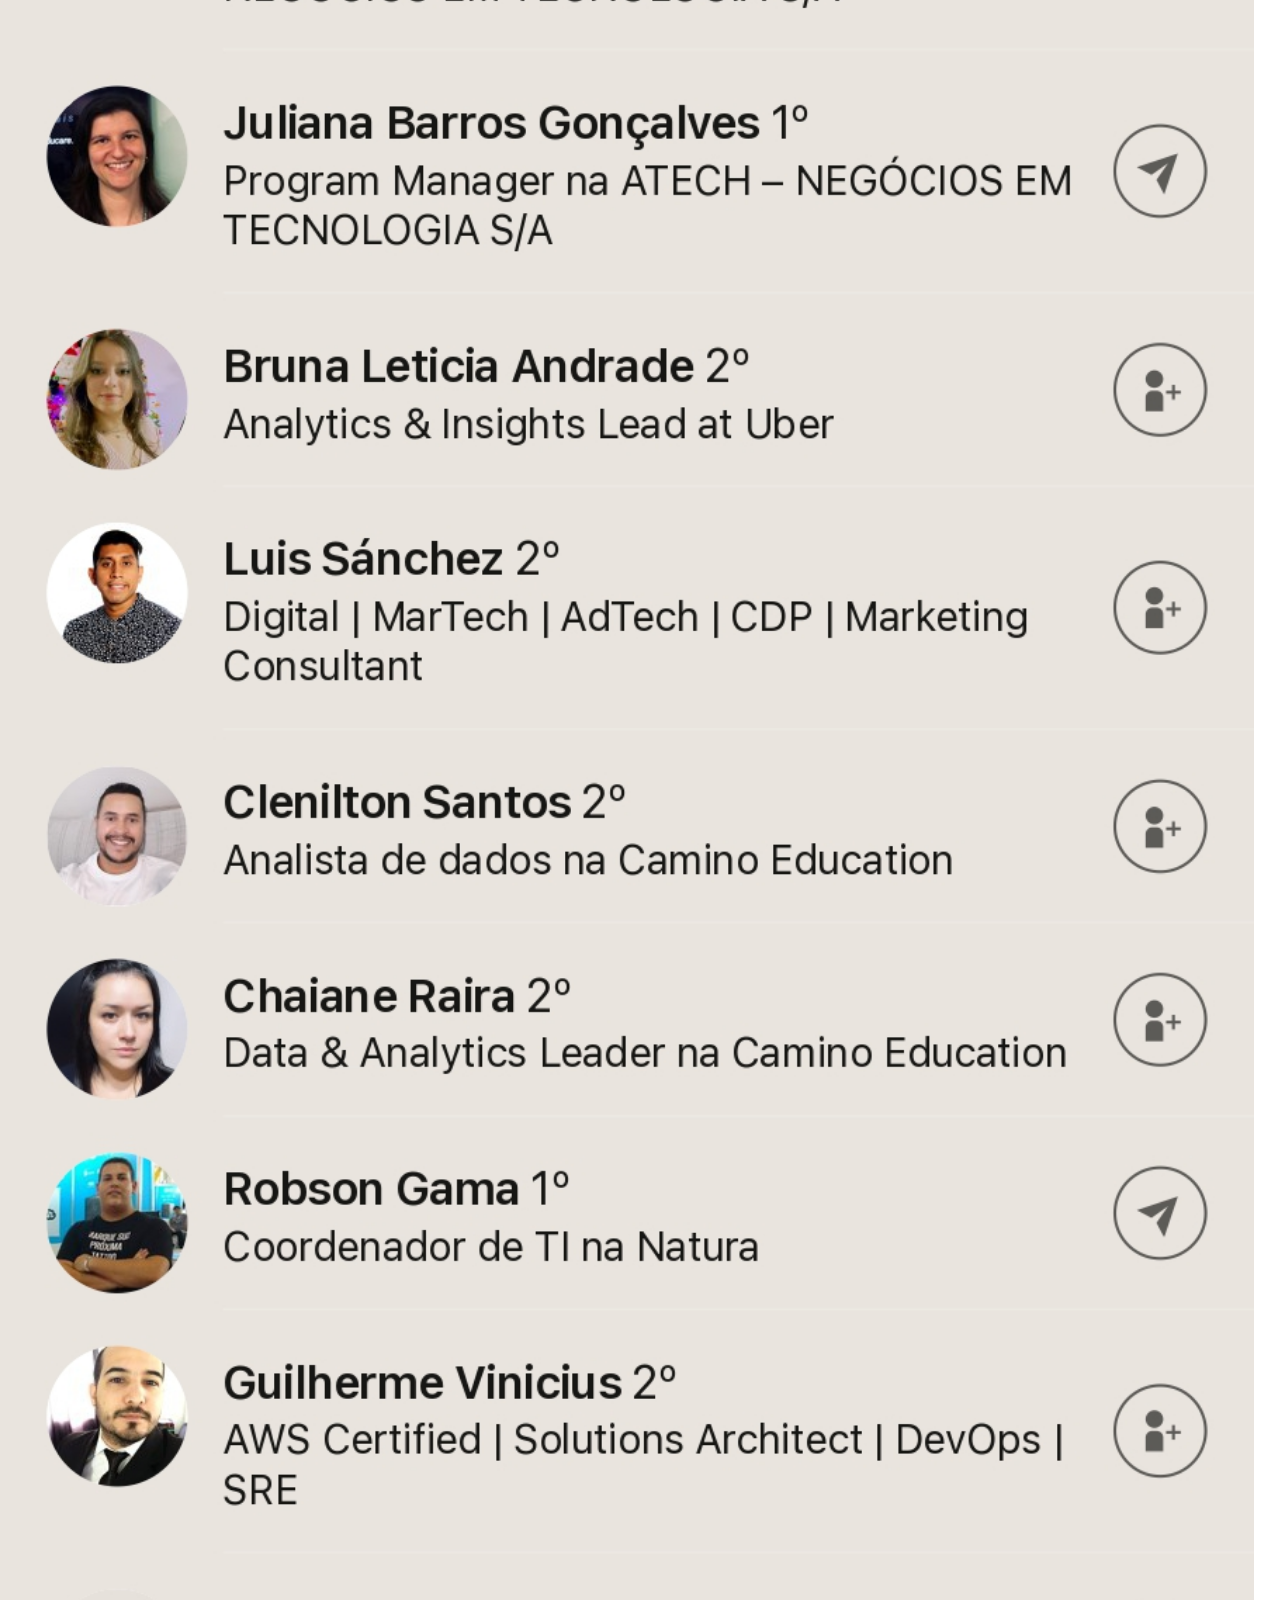
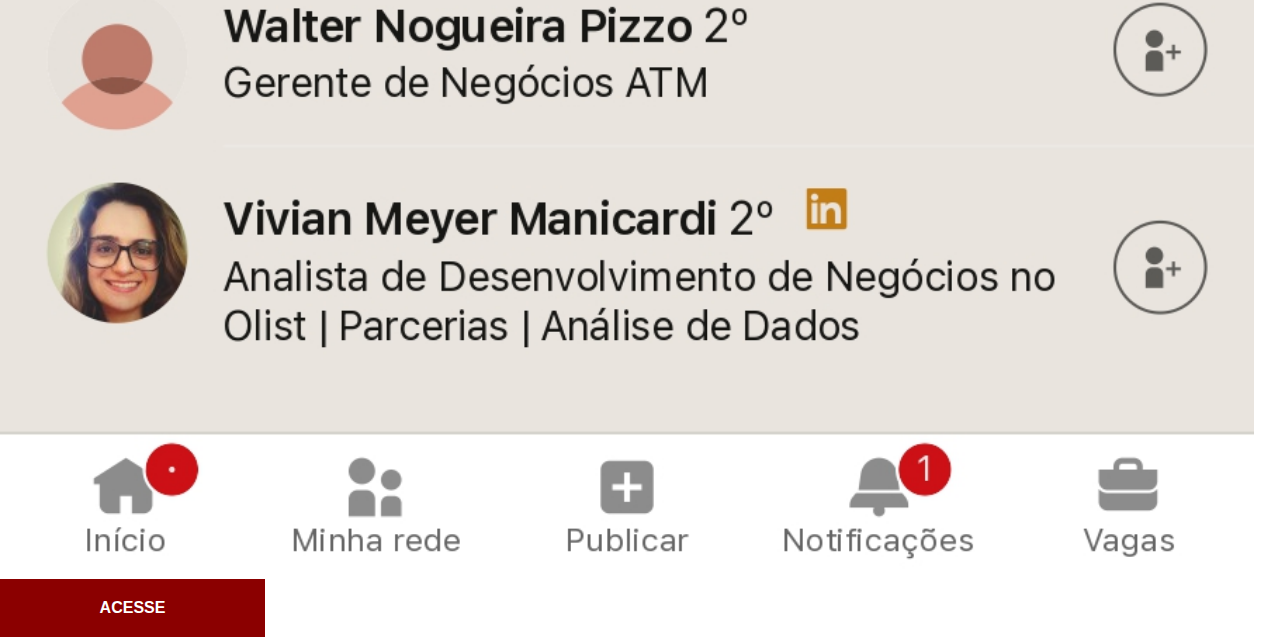
<file: linkedin.html>
<!DOCTYPE html>
<html lang="pt-br">
<head>
    <meta charset="UTF-8">
    <meta http-equiv="X-UA-Compatible" content="IE=edge">
    <meta name="viewport" content="width=device-width, initial-scale=1.0">
    <title>LinkedIn</title>
    <link rel="stylesheet" href="estilos/social.css">
</head>
<body>
    <img src="imagens/rapha-linkedin.jpg" alt="LinkedIn">
    <a href="https://www.linkedin.com/in/raphaelmarcelino/" target="_blank">ACESSE</a>
</body>
</html>
</file>
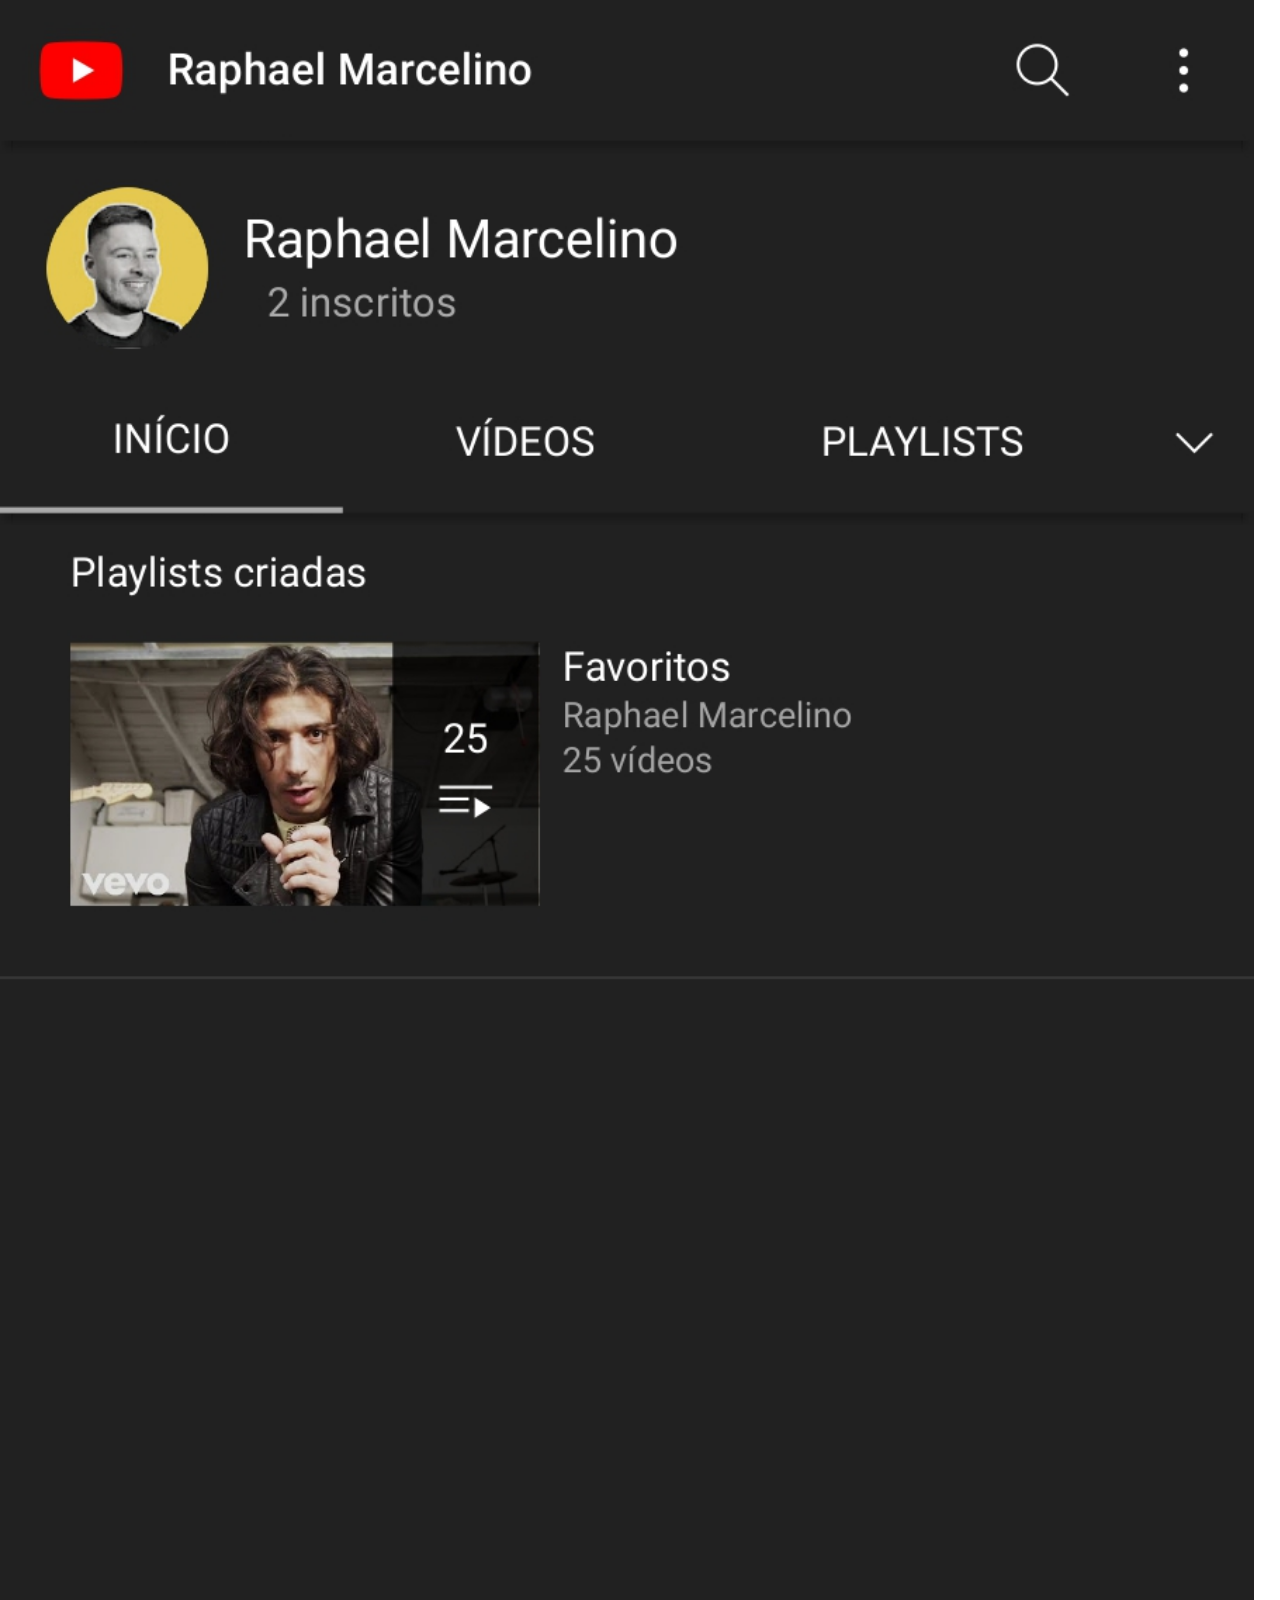
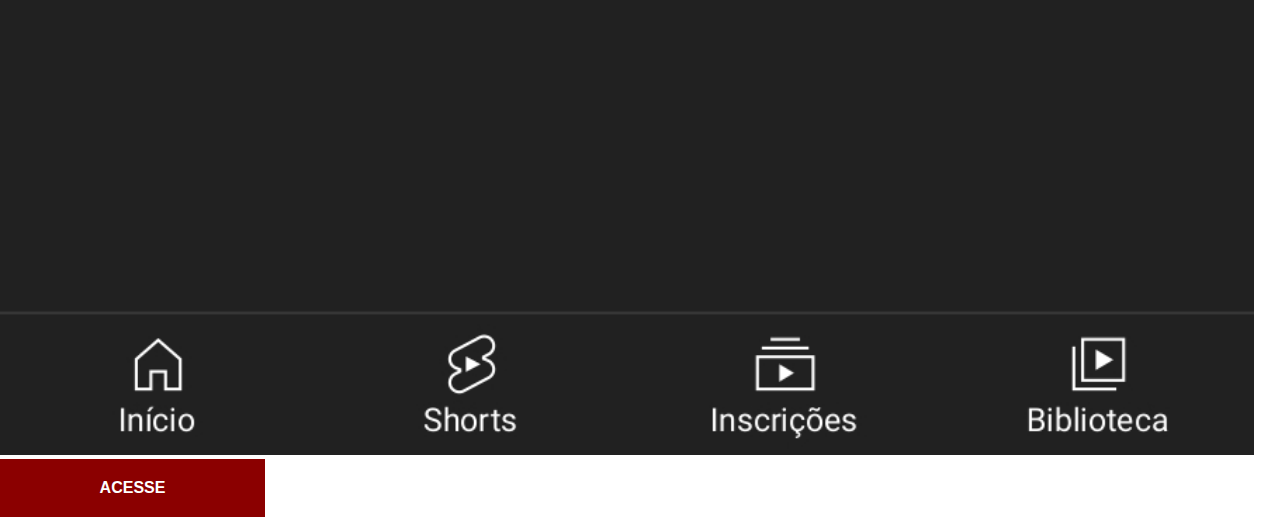
<file: youtube.html>
<!DOCTYPE html>
<html lang="pt-br">
<head>
    <meta charset="UTF-8">
    <meta http-equiv="X-UA-Compatible" content="IE=edge">
    <meta name="viewport" content="width=device-width, initial-scale=1.0">
    <title>YouTube</title>
    <link rel="stylesheet" href="estilos/social.css">
</head>
<body>
    <img src="imagens/rapha-youtube.jpg" alt="">
    <a href="https://www.youtube.com/channel/UCjEbEr5Zw4Y4RJLhszGz4iw" target="_blank">ACESSE</a>
</body>
</html>
</file>
<file: estilos/style.css>
@charset "UTF-8";

* {
    margin: 0px;
    padding: 0px;
    font-family: Arial, Helvetica, sans-serif;
}

html, body {
    height: 100vh;
    width: 100vw;
    background-color: black;
}

body {
    background: url('../imagens/fundo-prata.jpg') no-repeat top center;
    background-size: cover;
    background-attachment: fixed;
}

main {
    height: 100vh;
    position: relative;
}

section#telefone {
    position: absolute;
    top: 50%;
    left: 50%;
    transform: translate(-50%, -50%)
;
    height: 627px;
    width: 311px;
    background: url('../imagens/frame-iphone.png') no-repeat;
}

iframe#tela {
    position: relative;
    top: 80px;
    left: 22px;
    width: 271px;
    height: 471px;
}

section#redes-sociais {
    text-align: right;
}

section#redes-sociais img {
    width: 50px;
    margin: 10px;
    border-radius: 50%;
    box-shadow: 2px 2px 5px rgba(0, 0, 0, 0.409);
    box-sizing: border-box;
}

section#redes-sociais img:hover {
    border: 2px solid rgba(255, 255, 255, 0.650);
    transform: translate(-3px, -3px);
    box-shadow: 5px 5px 10px rgba(0, 0, 0, 0.630);
    transition: transform .3s, border .5s;
}
</file>
<file: estilos/social.css>
@charset "UTF-8";

* {
    font-family: Arial, Helvetica, sans-serif;
    margin: 0px;
    padding: 0px;
}

::-webkit-scrollbar {
    width: 0px;
    height: 0px;
}

img {
    width: 98vw;
}

a {
    display: block;
    background-color: darkred;
    color: white;
    padding: 20px;
    text-align: center;
    font-weight: bolder;
    text-decoration: none;
    width: 225px;
}

a:hover {
    background-color: red;
}
</file>
